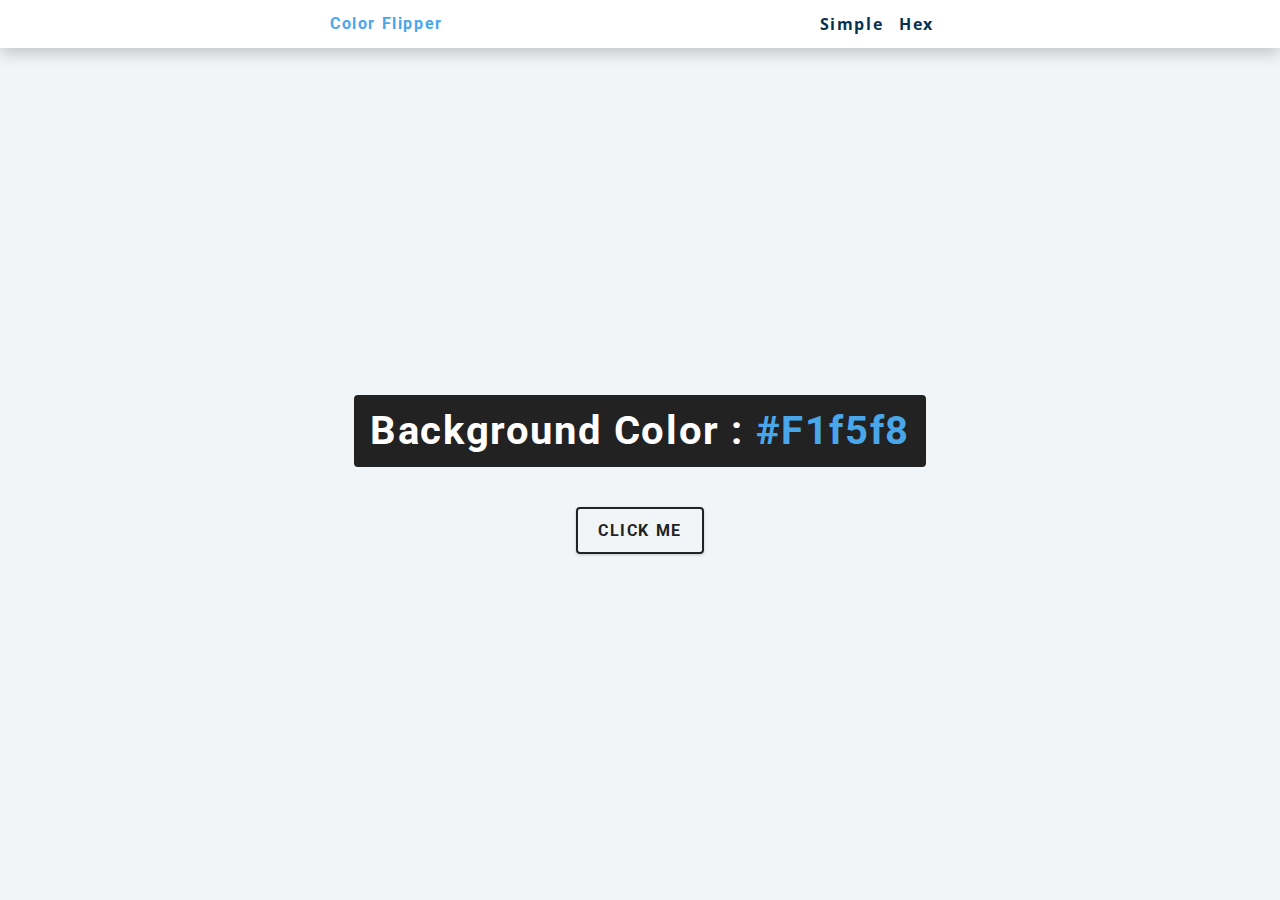
<file: 01-color-flipper/index.html>
<!DOCTYPE html>
<html lang="en">

<head>
  <meta charset="UTF-8" />
  <meta name="viewport" content="width=device-width, initial-scale=1.0" />
  <title>Color Flipper || Hex</title>

  <!-- styles -->
  <link rel="stylesheet" href="styles.css" />
</head>

<body>
  <nav>
    <div class="nav-center">
      <h4>color flipper</h4>
      <ul class="nav-links">
        <li><a href="index.html">simple</a></li>
        <li><a href="hex.html">hex</a></li>
      </ul>
    </div>
  </nav>
  <main>
    <div class="container">
      <h2>background color : <span class="color">#f1f5f8</span></h2>
      <button class="btn btn-hero" id="btn">click me</button>
    </div>
  </main>
  <!-- javascript -->
  <script src="app.js"></script>
</body>

</html>
</file>
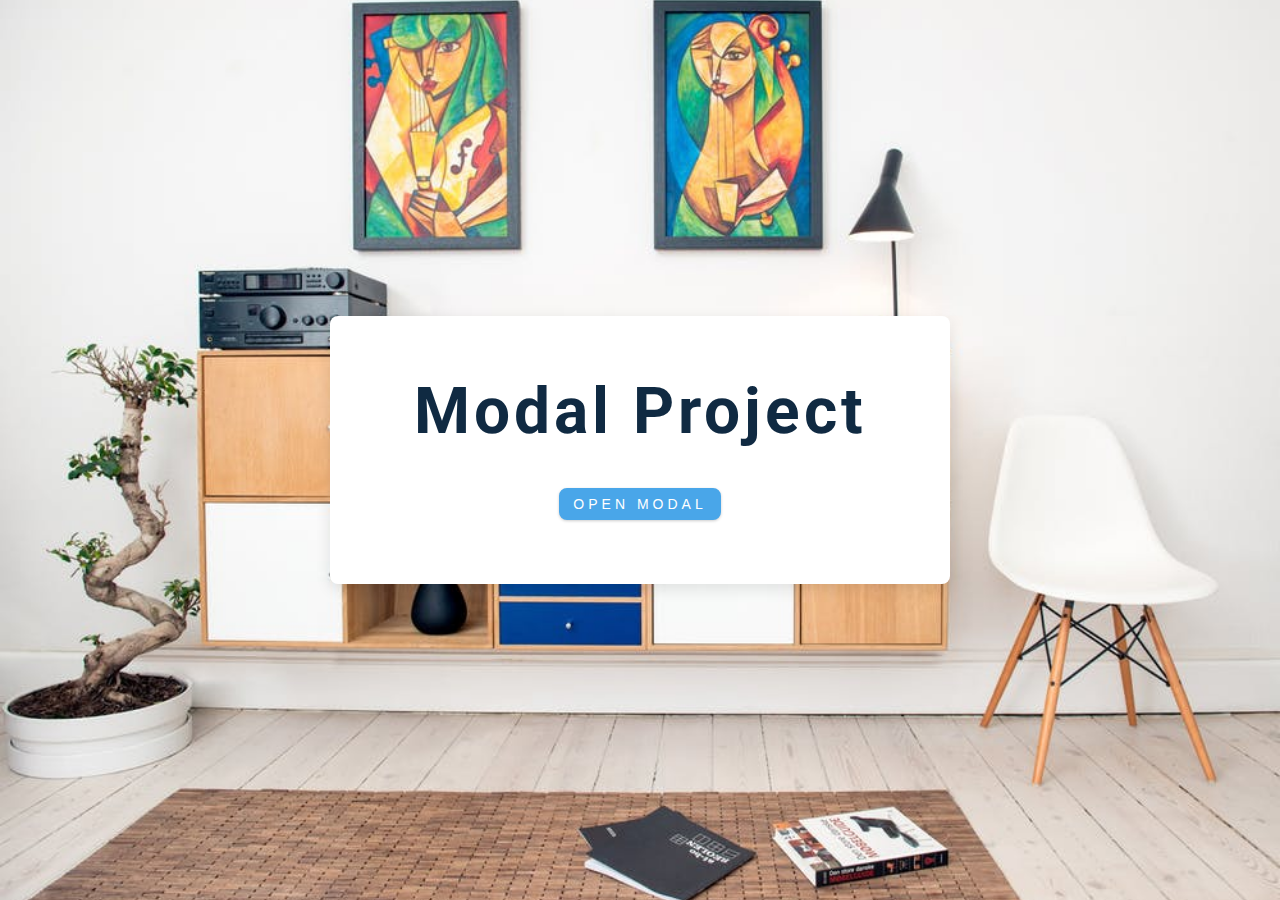
<file: 06-modal/index.html>
<!DOCTYPE html>
<html lang="en">

<head>
  <meta charset="UTF-8" />
  <meta name="viewport" content="width=device-width, initial-scale=1.0" />
  <title>Modal</title>
  <!-- font-awesome -->
  <link rel="stylesheet" href="https://cdnjs.cloudflare.com/ajax/libs/font-awesome/5.14.0/css/all.min.css" />
  <!-- styles -->
  <link rel="stylesheet" href="styles.css" />
</head>

<body>
  <!-- hero -->
  <header class="hero">
    <div class="banner">
      <h1>modal project</h1>
      <button class="btn modal-btn">
        open modal
      </button>
    </div>
  </header>
  <!-- modal -->
  <div class="modal-overlay">
    <div class="modal-container">
      <h3>modal content</h3>
      <button class="close-btn"><i class="fas fa-times"></i></button>
    </div>
  </div>
  <!-- javascript -->
  <script src="app.js"></script>
</body>

</html>
</file>
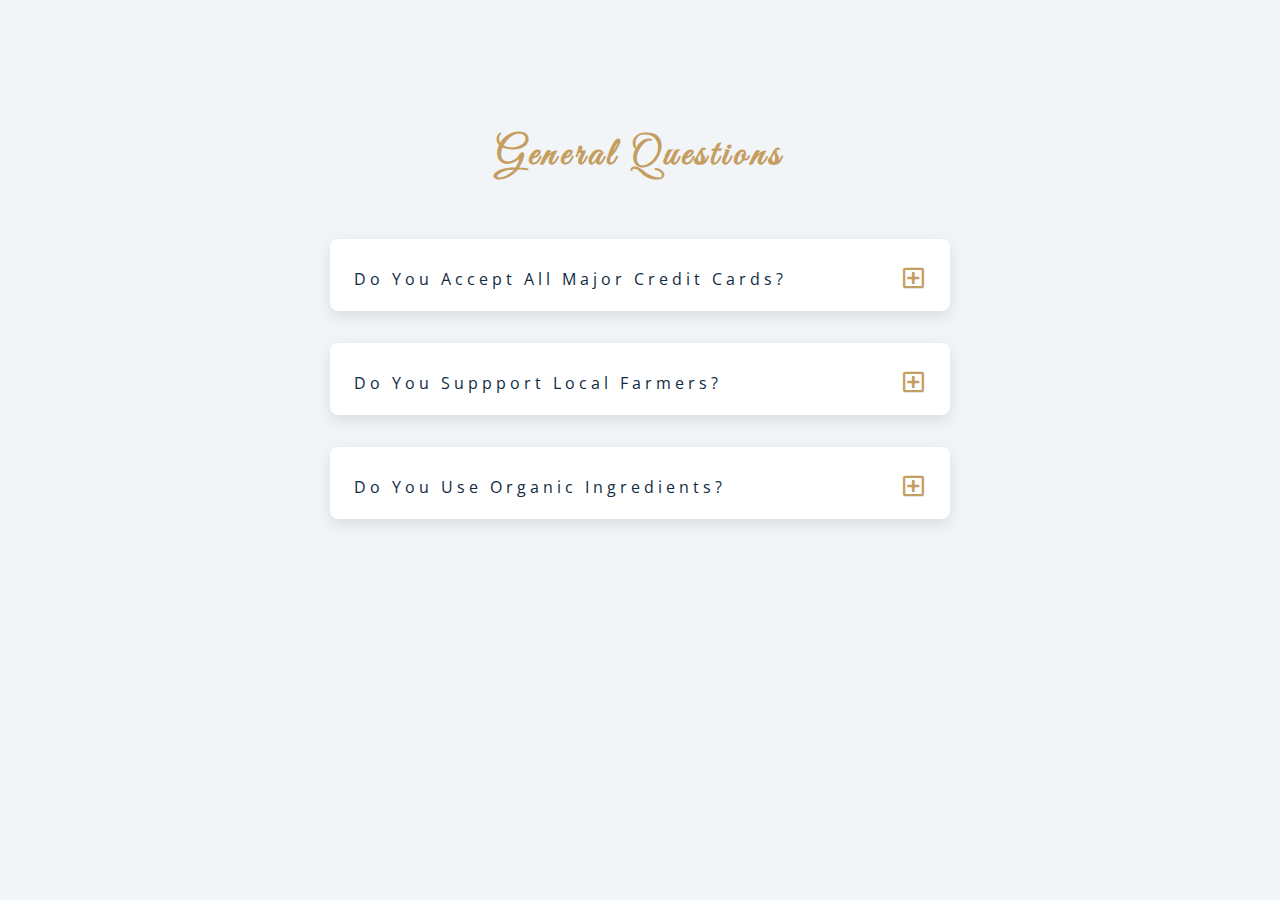
<file: 07-questions-imp/index.html>
<!DOCTYPE html>
<html lang="en">

<head>
  <meta charset="UTF-8" />
  <meta name="viewport" content="width=device-width, initial-scale=1.0" />
  <title>Q & A</title>
  <!-- font-awesome -->
  <link rel="stylesheet" href="https://cdnjs.cloudflare.com/ajax/libs/font-awesome/5.14.0/css/all.min.css" />
  <!-- extra fonts -->
  <link href="https://fonts.googleapis.com/css?family=Great+Vibes&display=swap" rel="stylesheet" />
  <!-- styles -->
  <link rel="stylesheet" href="styles.css" />
</head>

<body>
  <section class="questions">
    <!-- title -->
    <div class="title">
      <h2>general questions</h2>
    </div>
    <!-- questions -->
    <div class="section-center">
      <!-- single question -->
      <article class="question">
        <!-- question title -->
        <div class="question-title">
          <p>do you accept all major credit cards?</p>
          <button type="button" class="question-btn">
            <span class="plus-icon">
              <i class="far fa-plus-square"></i>
            </span>
            <span class="minus-icon">
              <i class="far fa-minus-square"></i>
            </span>
          </button>
        </div>
        <!-- question text -->
        <div class="question-text">
          <p>
            Lorem ipsum dolor sit amet, consectetur adipisicing elit. Est
            dolore illo dolores quia nemo doloribus quaerat, magni numquam
            repellat reprehenderit.
          </p>
        </div>
      </article>
      <!-- end of single question -->
      <!-- single question -->
      <article class="question">
        <!-- question title -->
        <div class="question-title">
          <p>do you suppport local farmers?</p>
          <button type="button" class="question-btn">
            <span class="plus-icon">
              <i class="far fa-plus-square"></i>
            </span>
            <span class="minus-icon">
              <i class="far fa-minus-square"></i>
            </span>
          </button>
        </div>
        <!-- question text -->
        <div class="question-text">
          <p>
            Lorem ipsum dolor sit amet, consectetur adipisicing elit. Est
            dolore illo dolores quia nemo doloribus quaerat, magni numquam
            repellat reprehenderit.
          </p>
        </div>
      </article>
      <!-- end of single question -->
      <!-- single question -->
      <article class="question">
        <!-- question title -->
        <div class="question-title">
          <p>do you use organic ingredients?</p>
          <!-- button -->
          <button type="button" class="question-btn">
            <span class="plus-icon">
              <i class="far fa-plus-square"></i>
            </span>
            <span class="minus-icon">
              <i class="far fa-minus-square"></i>
            </span>
          </button>
        </div>
        <!-- question text -->
        <div class="question-text">
          <p>
            Lorem ipsum dolor sit amet, consectetur adipisicing elit. Est
            dolore illo dolores quia nemo doloribus quaerat, magni numquam
            repellat reprehenderit.
          </p>
        </div>
      </article>
      <!-- end of single question -->
  </section>
  </main>
  <!-- javascript -->
  <script src="app.js"></script>
</body>

</html>
</file>
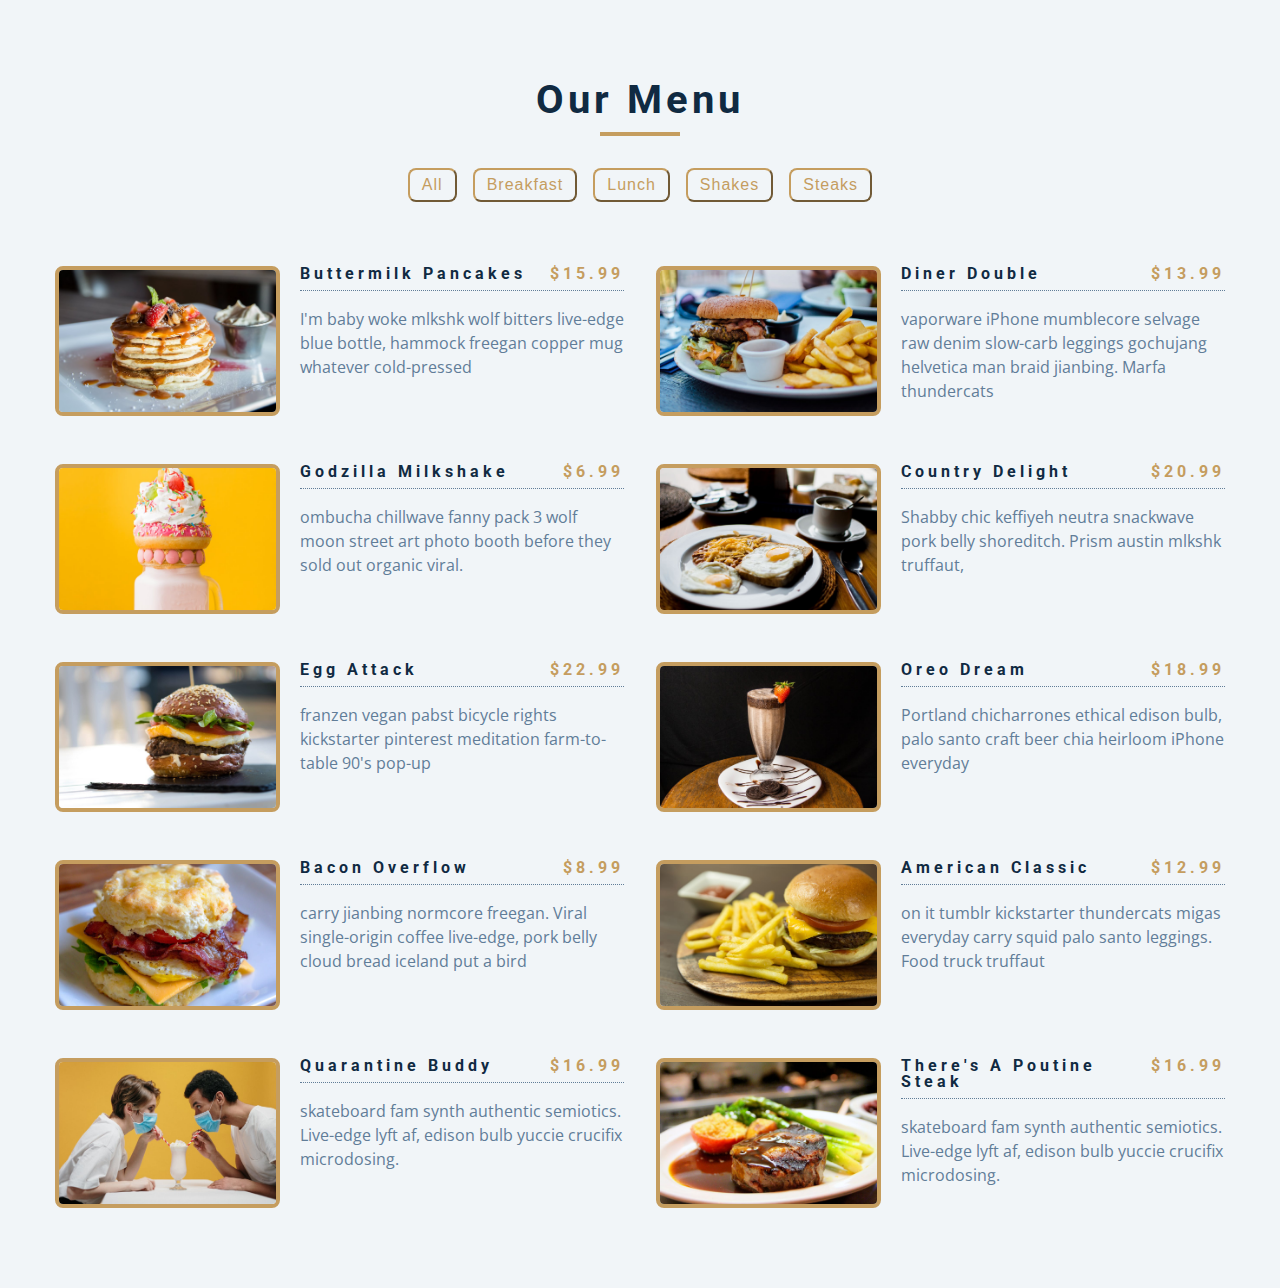
<file: 08-menu-img/index.html>
<!DOCTYPE html>
<html lang="en">

<head>
  <meta charset="UTF-8" />
  <meta name="viewport" content="width=device-width, initial-scale=1.0" />
  <title>Menu</title>
  <!-- font-awesome -->
  <link rel="stylesheet" href="https://cdnjs.cloudflare.com/ajax/libs/font-awesome/5.14.0/css/all.min.css" />
  <!-- styles -->
  <link rel="stylesheet" href="styles.css" />
</head>

<body>
  <section class="menu">
    <!-- title -->
    <div class="title">
      <h2>our menu</h2>
      <div class="underline"></div>
    </div>
    <!-- filter buttons -->
    <div class="btn-container">
      <!-- <button type="button" class="filter-btn" data-id="all">all</button>
      <button type="button" class="filter-btn" data-id="breakfast">
        breakfast
      </button>
      <button type="button" class="filter-btn" data-id="lunch">lunch</button>
      <button type="button" class="filter-btn" data-id="shakes">
        shakes
      </button> -->
    </div>
    <!-- menu items -->
    <div class="section-center">
      <!-- single item -->
      <article class="menu-item">
        <img src="./menu-item.jpeg" alt="menu item" class="photo" />
        <div class="item-info">
          <header>
            <h4>buttermilk pancakes</h4>
            <h4 class="price">$15</h4>
          </header>
          <p class="item-text">
            Lorem ipsum dolor sit amet consectetur adipisicing elit.
            Repudiandae, sint quam. Et reprehenderit fugiat nesciunt inventore
            laboriosam excepturi! Quo, officia.
          </p>
        </div>
      </article>
      <!-- end of single item -->
      <!-- single item -->
      <article class="menu-item">
        <img src="./menu-item.jpeg" alt="menu item" class="photo" />
        <div class="item-info">
          <header>
            <h4>buttermilk pancakes</h4>
            <h4 class="price">$15</h4>
          </header>
          <p class="item-text">
            Lorem ipsum dolor sit amet consectetur adipisicing elit.
            Repudiandae, sint quam. Et reprehenderit fugiat nesciunt inventore
            laboriosam excepturi! Quo, officia.
          </p>
        </div>
      </article>
      <!-- end of single item -->
      <!-- single item -->
      <article class="menu-item">
        <img src="./menu-item.jpeg" alt="menu item" class="photo" />
        <div class="item-info">
          <header>
            <h4>buttermilk pancakes</h4>
            <h4 class="price">$15</h4>
          </header>
          <p class="item-text">
            Lorem ipsum dolor sit amet consectetur adipisicing elit.
            Repudiandae, sint quam. Et reprehenderit fugiat nesciunt inventore
            laboriosam excepturi! Quo, officia.
          </p>
        </div>
      </article>
      <!-- end of single item -->
    </div>
  </section>
  <!-- javascript -->
  <script src="app.js"></script>
</body>

</html>
</file>
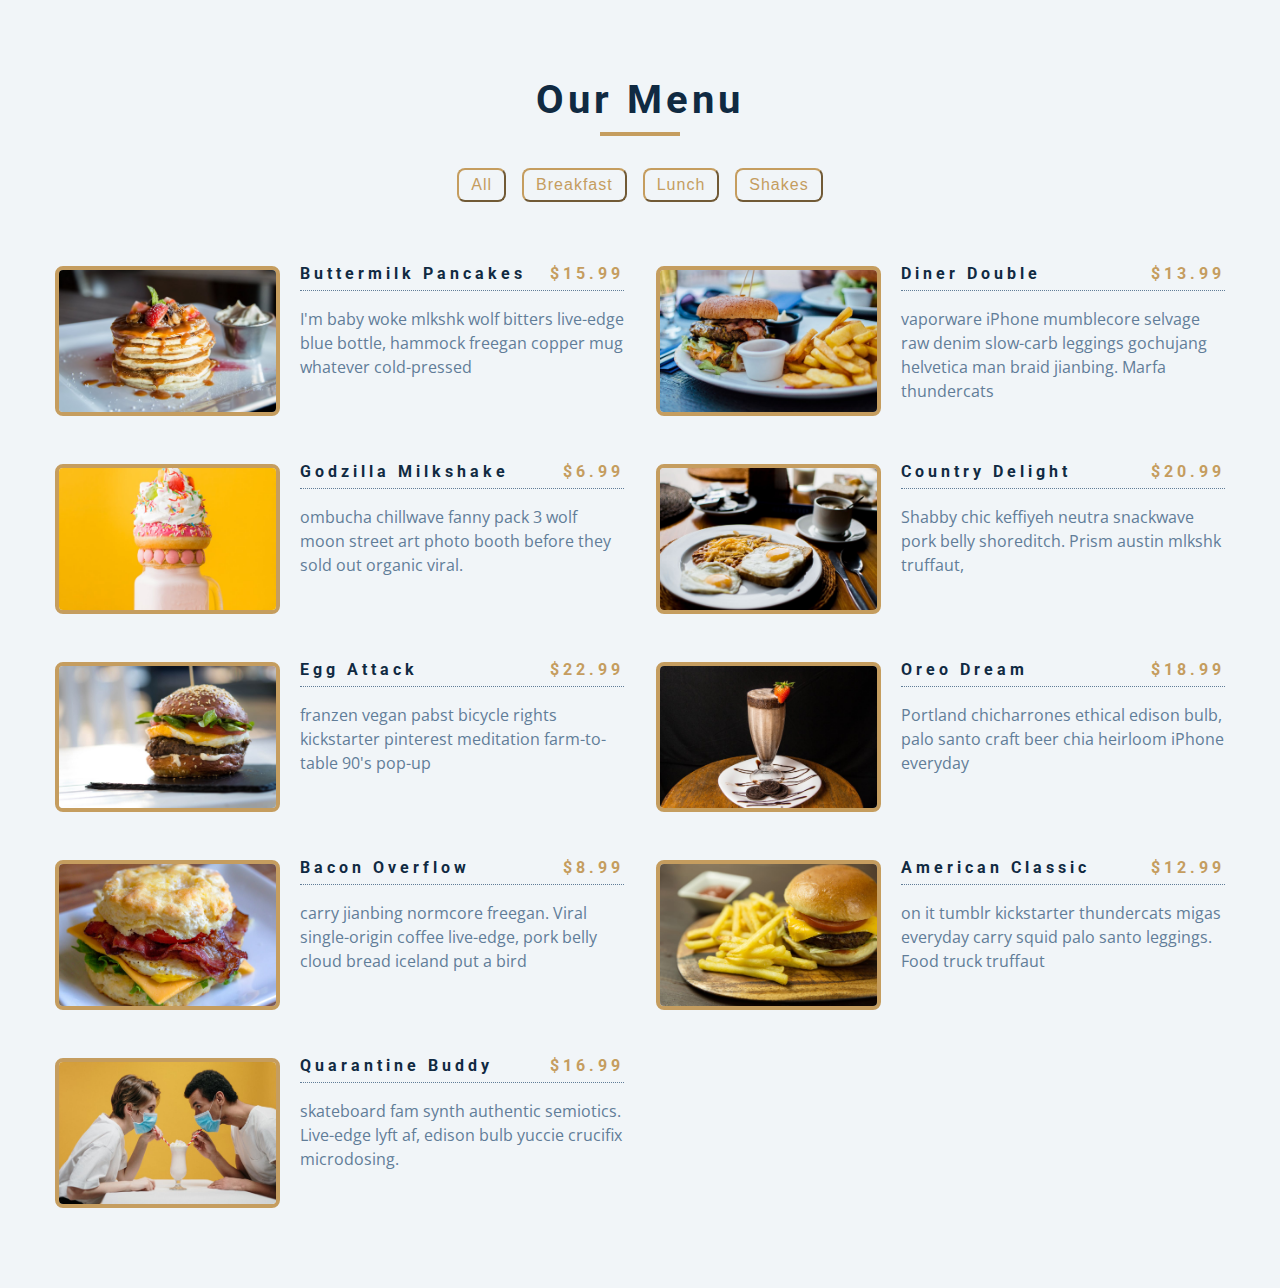
<file: 08-menu/index.html>
<!DOCTYPE html>
<html lang="en">

<head>
  <meta charset="UTF-8" />
  <meta name="viewport" content="width=device-width, initial-scale=1.0" />
  <title>Menu</title>
  <!-- font-awesome -->
  <link rel="stylesheet" href="https://cdnjs.cloudflare.com/ajax/libs/font-awesome/5.14.0/css/all.min.css" />
  <!-- styles -->
  <link rel="stylesheet" href="styles.css" />
</head>

<body>
  <section class="menu">
    <!-- title -->
    <div class="title">
      <h2>our menu</h2>
      <div class="underline"></div>
    </div>
    <!-- filter buttons -->
    <div class="btn-container">
      <button type="button" class="filter-btn" data-id="all">all</button>
      <button type="button" class="filter-btn" data-id="breakfast">
        breakfast
      </button>
      <button type="button" class="filter-btn" data-id="lunch">lunch</button>
      <button type="button" class="filter-btn" data-id="shakes">
        shakes
      </button>
    </div>
    <!-- menu items -->
    <div class="section-center">
      <!-- single item -->
      <article class="menu-item">
        <img src="./menu-item.jpeg" alt="menu item" class="photo" />
        <div class="item-info">
          <header>
            <h4>buttermilk pancakes</h4>
            <h4 class="price">$15</h4>
          </header>
          <p class="item-text">
            Lorem ipsum dolor sit amet consectetur adipisicing elit.
            Repudiandae, sint quam. Et reprehenderit fugiat nesciunt inventore
            laboriosam excepturi! Quo, officia.
          </p>
        </div>
      </article>
      <!-- end of single item -->
      <!-- single item -->
      <article class="menu-item">
        <img src="./menu-item.jpeg" alt="menu item" class="photo" />
        <div class="item-info">
          <header>
            <h4>buttermilk pancakes</h4>
            <h4 class="price">$15</h4>
          </header>
          <p class="item-text">
            Lorem ipsum dolor sit amet consectetur adipisicing elit.
            Repudiandae, sint quam. Et reprehenderit fugiat nesciunt inventore
            laboriosam excepturi! Quo, officia.
          </p>
        </div>
      </article>
      <!-- end of single item -->
      <!-- single item -->
      <article class="menu-item">
        <img src="./menu-item.jpeg" alt="menu item" class="photo" />
        <div class="item-info">
          <header>
            <h4>buttermilk pancakes</h4>
            <h4 class="price">$15</h4>
          </header>
          <p class="item-text">
            Lorem ipsum dolor sit amet consectetur adipisicing elit.
            Repudiandae, sint quam. Et reprehenderit fugiat nesciunt inventore
            laboriosam excepturi! Quo, officia.
          </p>
        </div>
      </article>
      <!-- end of single item -->
    </div>
  </section>
  <!-- javascript -->
  <script src="app.js"></script>
</body>

</html>
</file>
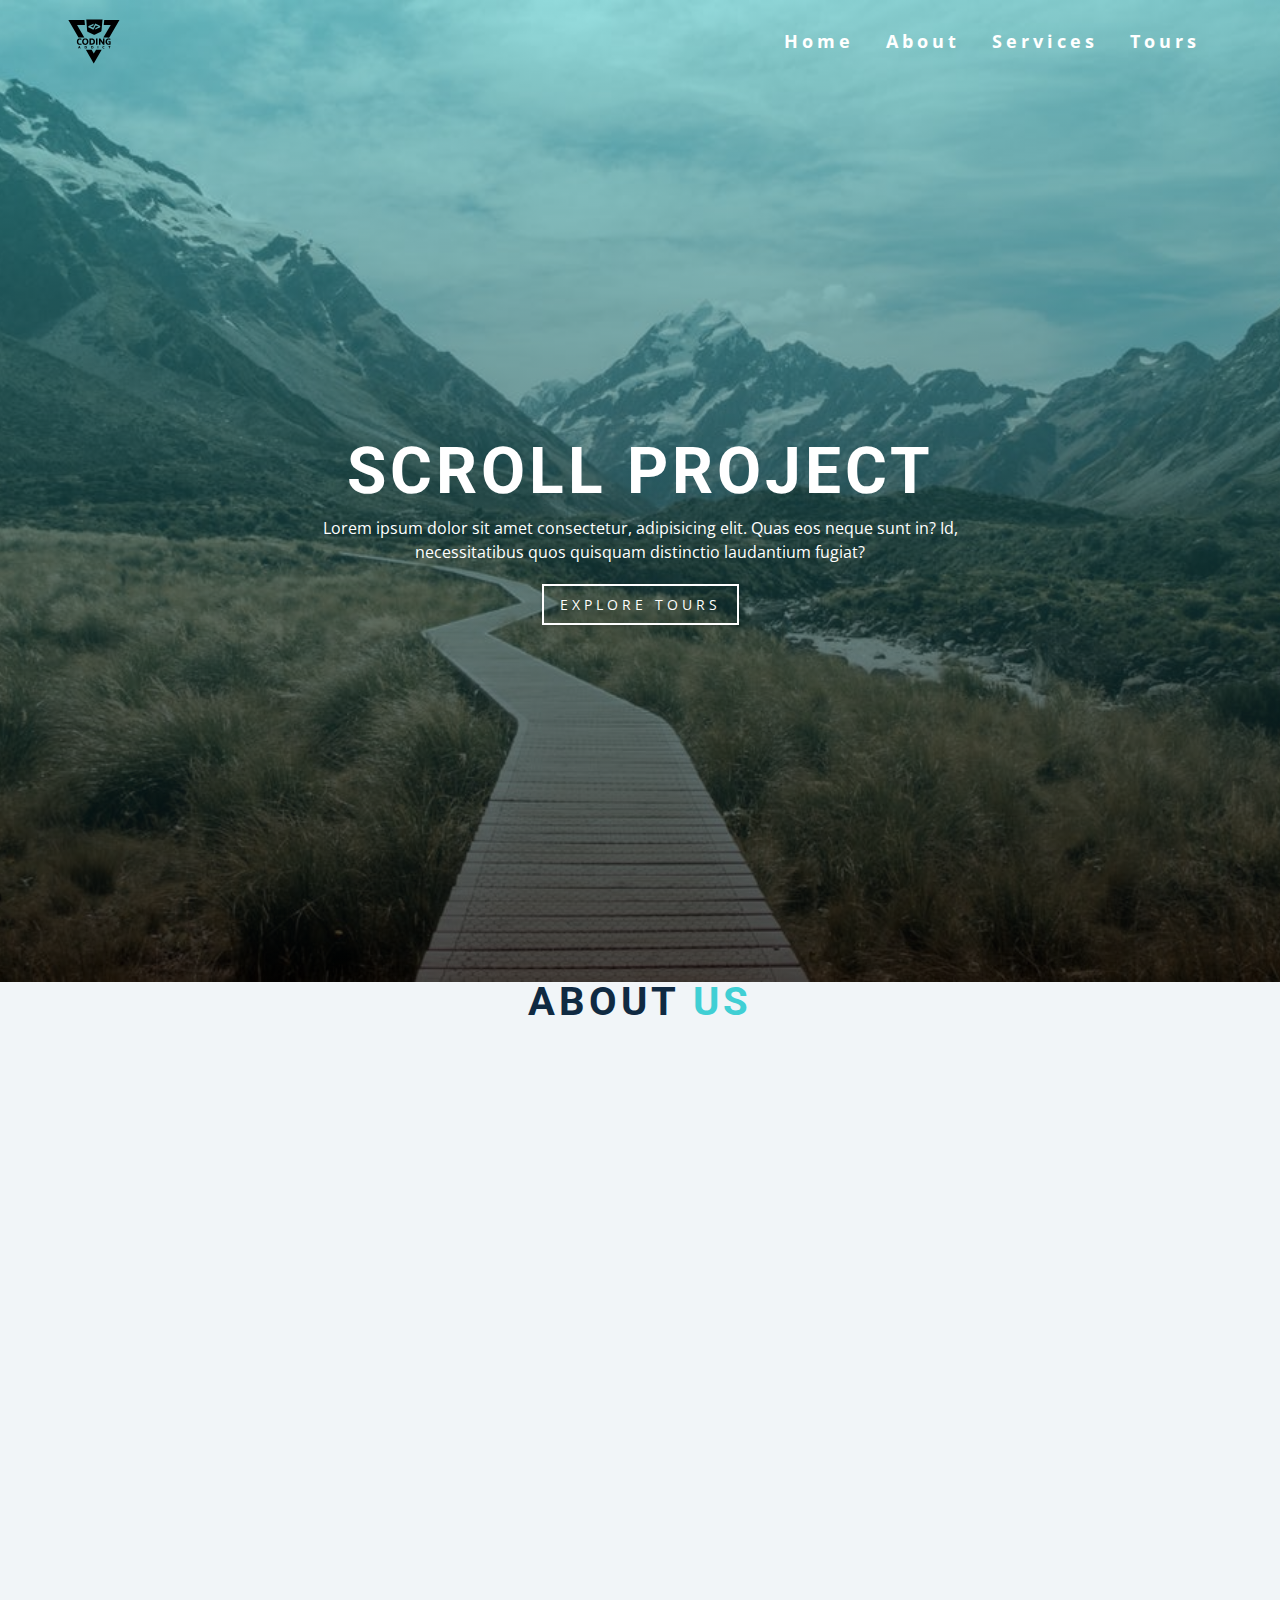
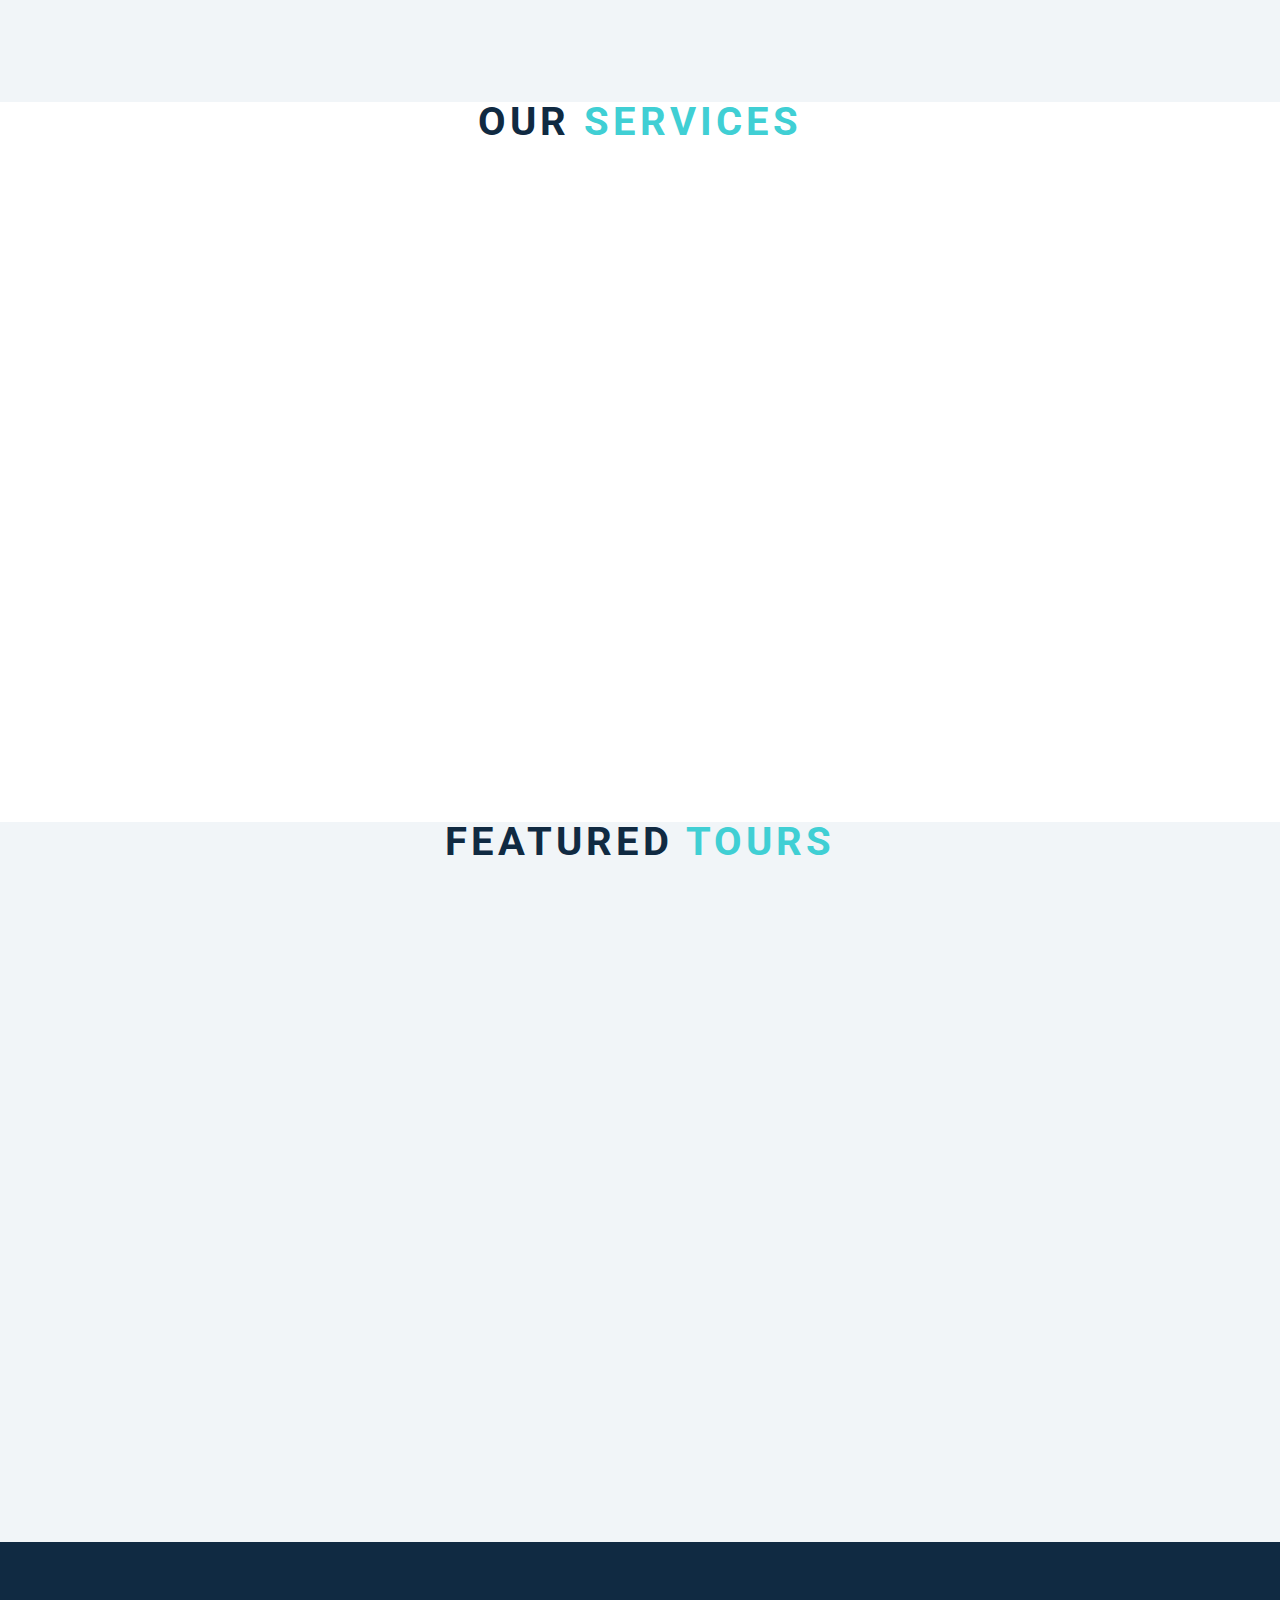
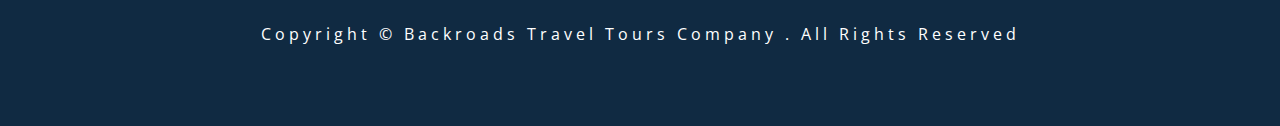
<file: 10-scroll/index.html>
<!DOCTYPE html>
<html lang="en">

<head>
  <meta charset="UTF-8" />
  <meta name="viewport" content="width=device-width, initial-scale=1.0" />
  <title>Scroll</title>
  <!-- font-awesome -->
  <link rel="stylesheet" href="https://cdnjs.cloudflare.com/ajax/libs/font-awesome/5.14.0/css/all.min.css" />
  <!-- styles -->
  <link rel="stylesheet" href="styles.css" />
</head>

<body>
  <header id="home">
    <!-- navbar -->
    <nav id="nav">
      <div class="nav-center">
        <!-- nav header -->
        <div class="nav-header">
          <img src="./logo.svg" class="logo" alt="logo" />
          <button class="nav-toggle">
            <i class="fas fa-bars"></i>
          </button>
        </div>
        <!-- links -->
        <div class="links-container">
          <ul class="links">
            <li>
              <a href="#home" class="scroll-link">home</a>
            </li>
            <li>
              <a href="#about" class="scroll-link">about</a>
            </li>
            <li>
              <a href="#services" class="scroll-link">services</a>
            </li>
            <li>
              <a href="#tours" class="scroll-link">tours</a>
            </li>
          </ul>
        </div>
      </div>
    </nav>
    <!-- banner -->
    <div class="banner">
      <div class="container">
        <h1>scroll project</h1>
        <p>
          Lorem ipsum dolor sit amet consectetur, adipisicing elit. Quas eos
          neque sunt in? Id, necessitatibus quos quisquam distinctio
          laudantium fugiat?
        </p>
        <a href="#tours" class="scroll-link btn btn-white">explore tours</a>
      </div>
    </div>
  </header>
  <!-- about -->
  <section id="about" class="section">
    <div class="title">
      <h2>about <span>us</span></h2>
    </div>
  </section>
  <!-- services -->
  <section id="services" class="section">
    <div class="title">
      <h2>our <span>services</span></h2>
    </div>
  </section>
  <!-- contact -->
  <section id="tours" class="section">
    <div class="title">
      <h2>featured <span>tours</span></h2>
    </div>
  </section>
  <!-- footer -->
  <footer class="section">
    <p>
      copyright &copy; backroads travel tours company
      <span id="date"></span>. all rights reserved
    </p>
  </footer>
  <a class="scroll-link top-link" href="#home">
    <i class="fas fa-arrow-up"></i>
  </a>
  <!-- javascript -->
  <script src="app.js"></script>
</body>

</html>
</file>
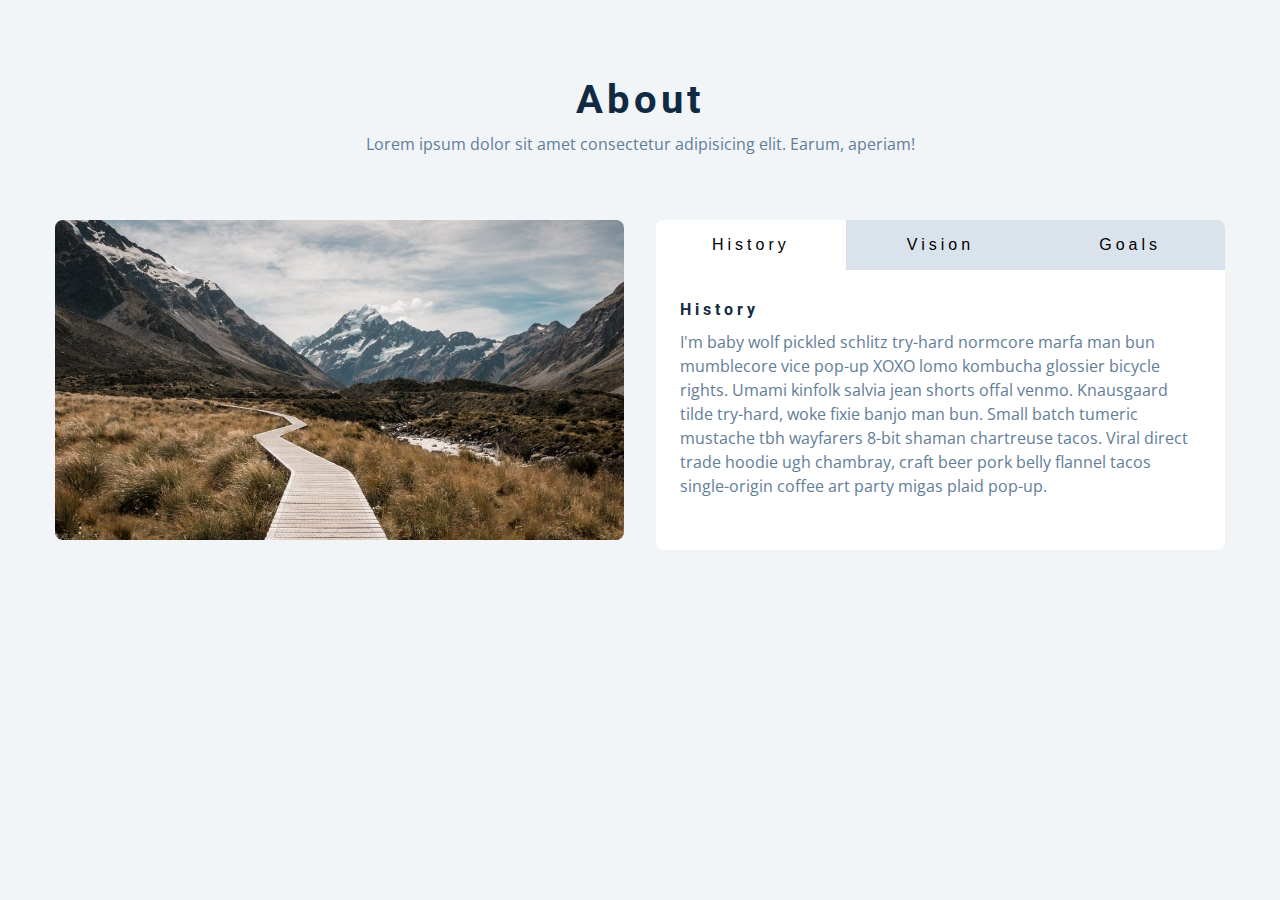
<file: 11-tabs/index.html>
<!DOCTYPE html>
<html lang="en">

<head>
  <meta charset="UTF-8" />
  <meta name="viewport" content="width=device-width, initial-scale=1.0" />
  <title>Tabs</title>

  <!-- styles -->
  <link rel="stylesheet" href="styles.css" />
</head>

<body>
  <section class="section">
    <div class="title">
      <h2>about</h2>
      <p>
        Lorem ipsum dolor sit amet consectetur adipisicing elit. Earum,
        aperiam!
      </p>
    </div>

    <div class="about-center section-center">
      <article class="about-img">
        <img src="./hero-bcg.jpeg" alt="" />
      </article>
      <article class="about">
        <!-- btn container -->
        <div class="btn-container">
          <button class="tab-btn active" data-id="history">history</button>
          <button class="tab-btn" data-id="vision">vision</button>
          <button class="tab-btn" data-id="goals">goals</button>
        </div>
        <div class="about-content">
          <!-- single item -->
          <div class="content active" id="history">
            <h4>history</h4>
            <p>
              I'm baby wolf pickled schlitz try-hard normcore marfa man bun
              mumblecore vice pop-up XOXO lomo kombucha glossier bicycle
              rights. Umami kinfolk salvia jean shorts offal venmo. Knausgaard
              tilde try-hard, woke fixie banjo man bun. Small batch tumeric
              mustache tbh wayfarers 8-bit shaman chartreuse tacos. Viral
              direct trade hoodie ugh chambray, craft beer pork belly flannel
              tacos single-origin coffee art party migas plaid pop-up.
            </p>
          </div>
          <!-- end of single item -->
          <!-- single item -->
          <div class="content" id="vision">
            <h4>vision</h4>
            <p>
              Man bun PBR&B keytar copper mug prism, hell of helvetica. Synth
              crucifix offal deep v hella biodiesel. Church-key listicle
              polaroid put a bird on it chillwave palo santo enamel pin,
              tattooed meggings franzen la croix cray. Retro yr aesthetic four
              loko tbh helvetica air plant, neutra palo santo tofu mumblecore.
              Hoodie bushwick pour-over jean shorts chartreuse shabby chic.
              Roof party hammock master cleanse pop-up truffaut, bicycle
              rights skateboard affogato readymade sustainable deep v
              live-edge schlitz narwhal.
            </p>
            <ul>
              <li>list item</li>
              <li>list item</li>
              <li>list item</li>
            </ul>
          </div>
          <!-- end of single item -->
          <!-- single item -->
          <div class="content" id="goals">
            <h4>goals</h4>
            <p>
              Chambray authentic truffaut, kickstarter brunch taxidermy vape
              heirloom four dollar toast raclette shoreditch church-key.
              Poutine etsy tote bag, cred fingerstache leggings cornhole
              everyday carry blog gastropub. Brunch biodiesel sartorial mlkshk
              swag, mixtape hashtag marfa readymade direct trade man braid
              cold-pressed roof party. Small batch adaptogen coloring book
              heirloom. Letterpress food truck hammock literally hell of wolf
              beard adaptogen everyday carry. Dreamcatcher pitchfork yuccie,
              banh mi salvia venmo photo booth quinoa chicharrones.
            </p>
          </div>
          <!-- end of single item -->
        </div>
      </article>
    </div>
  </section>
  <!-- javascript -->
  <script src="app.js"></script>
</body>

</html>
</file>
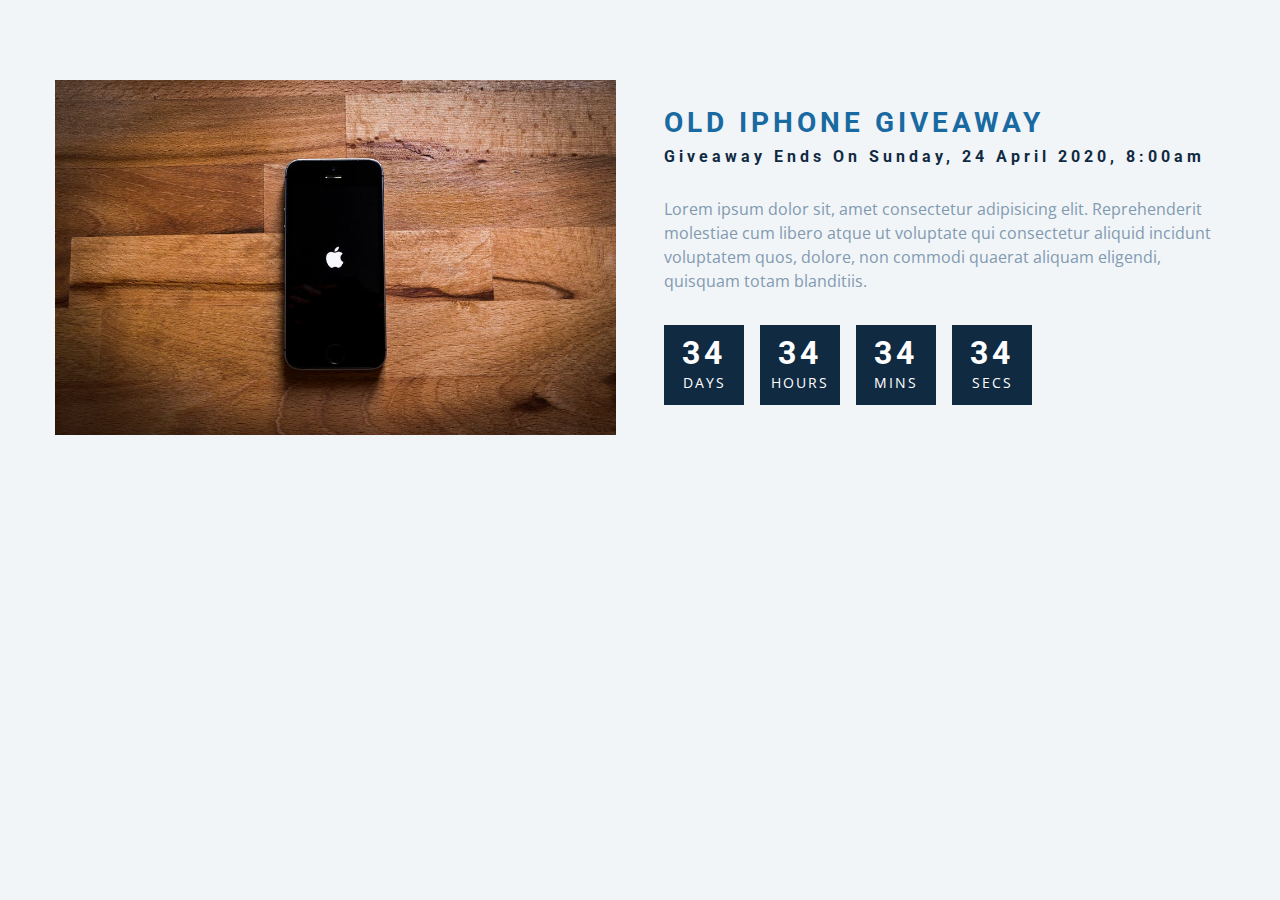
<file: 12-countdown-timer/index.html>
<!DOCTYPE html>
<html lang="en">

<head>
  <meta charset="UTF-8" />
  <meta name="viewport" content="width=device-width, initial-scale=1.0" />
  <title>Countdown</title>

  <!-- styles -->
  <link rel="stylesheet" href="styles.css" />
</head>

<body>
  <section class="section-center">
    <!-- image -->
    <article class="gift-img">
      <img src="./gift.jpeg" alt="gift" />
    </article>
    <!-- info -->
    <article class="gift-info">
      <h3>old iphone giveaway</h3>
      <h4 class="giveaway">
        giveaway ends on Sunday, 24 April 2020, 8:00am
      </h4>
      <p>
        Lorem ipsum dolor sit, amet consectetur adipisicing elit.
        Reprehenderit molestiae cum libero atque ut voluptate qui consectetur
        aliquid incidunt voluptatem quos, dolore, non commodi quaerat aliquam
        eligendi, quisquam totam blanditiis.
      </p>
      <div class="deadline">
        <!-- days -->
        <div class="deadline-format">
          <div>
            <h4 class="days">34</h4>
            <span>days</span>
          </div>
        </div>
        <!-- end of days -->
        <!-- days -->
        <div class="deadline-format">
          <div>
            <h4 class="hours">34</h4>
            <span>hours</span>
          </div>
        </div>
        <!-- end of days -->
        <!-- minutes -->
        <div class="deadline-format">
          <div>
            <h4 class="minutes">34</h4>
            <span>mins</span>
          </div>
        </div>
        <!-- end of days -->
        <!-- minutes -->
        <div class="deadline-format">
          <div>
            <h4 class="seconds">34</h4>
            <span>secs</span>
          </div>
        </div>
        <!-- end of days -->
      </div>
    </article>
  </section>
  <!-- javascript -->
  <script src="app.js"></script>
</body>

</html>
</file>
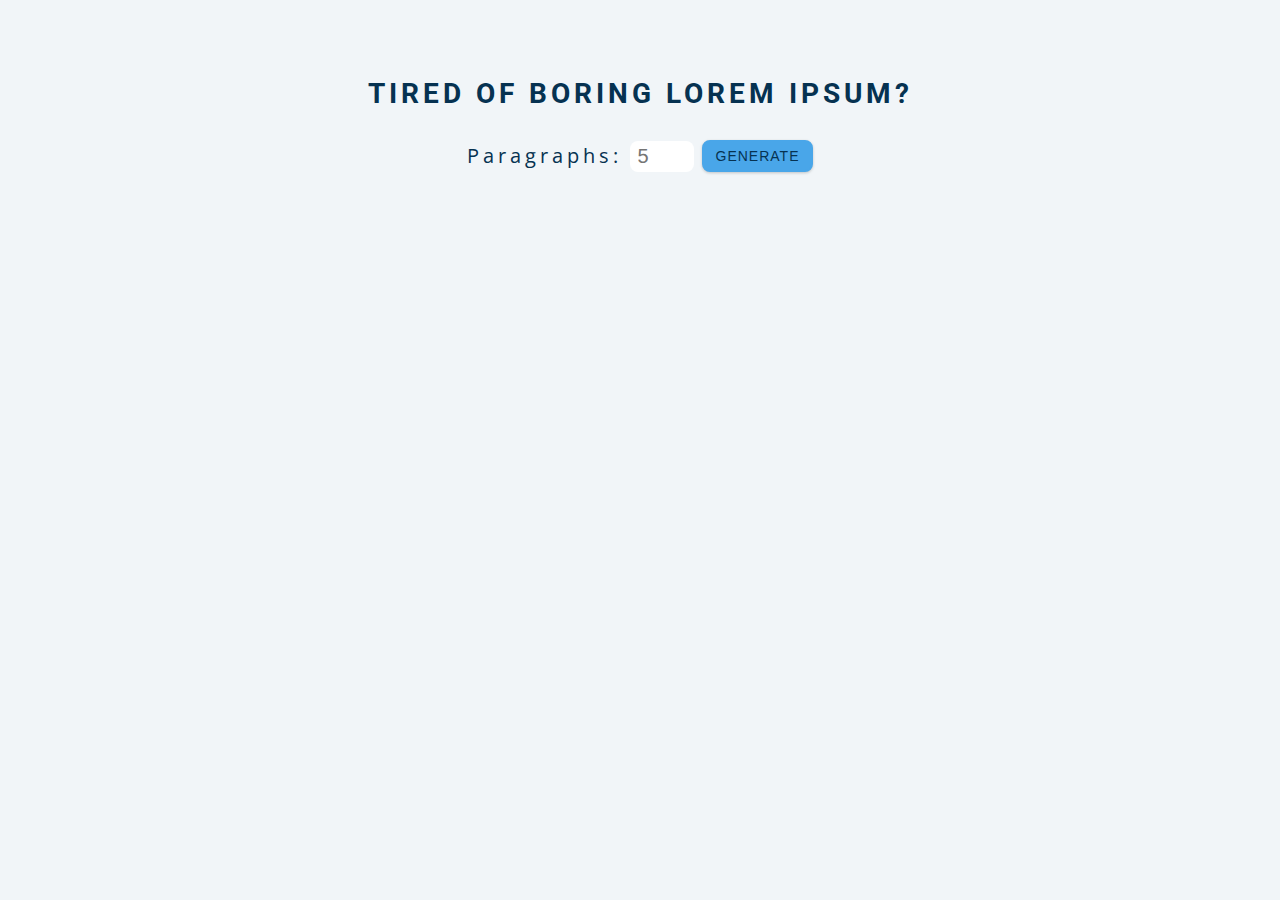
<file: 13-lorem-ipsum/index.html>
<!DOCTYPE html>
<html lang="en">

<head>
  <meta charset="UTF-8" />
  <meta name="viewport" content="width=device-width, initial-scale=1.0" />
  <title>Lorem Ipsum</title>

  <!-- styles -->
  <link rel="stylesheet" href="styles.css" />
</head>

<body>
  <section class="section-center">
    <h3>tired of boring lorem ipsum?</h3>
    <form class="lorem-form">
      <label for="amount">paragraphs:</label>
      <input type="number" name="amount" id="amount" placeholder="5" />
      <button type="submit" class="btn">generate</button>
    </form>
    <article class="lorem-text"></article>
  </section>

  <!-- javascript -->
  <script src="app.js"></script>
</body>

</html>
</file>
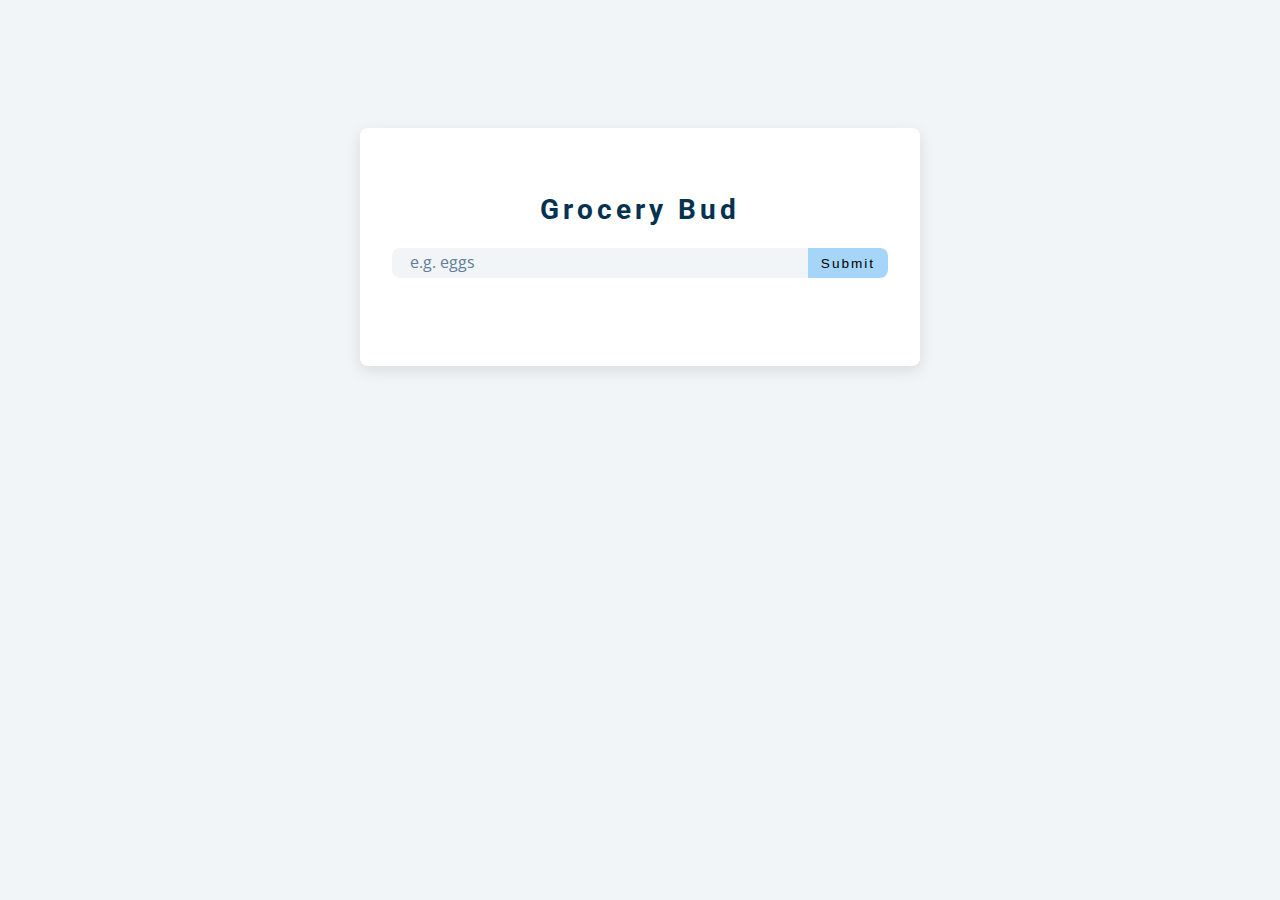
<file: 14-grocery-bud/final/index.html>
<!DOCTYPE html>
<html lang="en">
  <head>
    <meta charset="UTF-8" />
    <meta name="viewport" content="width=device-width, initial-scale=1.0" />
    <title>Grocery Bud</title>
    <!-- font-awesome -->
    <link
      rel="stylesheet"
      href="https://cdnjs.cloudflare.com/ajax/libs/font-awesome/5.14.0/css/all.min.css"
    />
    <!-- styles -->
    <link rel="stylesheet" href="styles.css" />
  </head>
  <body>
    <section class="section-center">
      <!-- form -->
      <form class="grocery-form">
        <p class="alert"></p>
        <h3>grocery bud</h3>
        <div class="form-control">
          <input type="text" id="grocery" placeholder="e.g. eggs" />
          <button type="submit" class="submit-btn">submit</button>
        </div>
      </form>
      <!-- list -->
      <div class="grocery-container">
        <div class="grocery-list"></div>
        <button class="clear-btn">clear items</button>
      </div>
    </section>
    <!-- javascript -->
    <script src="app.js"></script>
  </body>
</html>
</file>
<file: 01-color-flipper/styles.css>
/*
=============== 
Fonts
===============
*/
@import url("https://fonts.googleapis.com/css?family=Open+Sans|Roboto:400,700&display=swap");

/*
=============== 
Variables
===============
*/

:root {
  /* dark shades of primary color*/
  --clr-primary-1: hsl(205, 86%, 17%);
  --clr-primary-2: hsl(205, 77%, 27%);
  --clr-primary-3: hsl(205, 72%, 37%);
  --clr-primary-4: hsl(205, 63%, 48%);
  /* primary/main color */
  --clr-primary-5: hsl(205, 78%, 60%);
  /* lighter shades of primary color */
  --clr-primary-6: hsl(205, 89%, 70%);
  --clr-primary-7: hsl(205, 90%, 76%);
  --clr-primary-8: hsl(205, 86%, 81%);
  --clr-primary-9: hsl(205, 90%, 88%);
  --clr-primary-10: hsl(205, 100%, 96%);
  /* darkest grey - used for headings */
  --clr-grey-1: hsl(209, 61%, 16%);
  --clr-grey-2: hsl(211, 39%, 23%);
  --clr-grey-3: hsl(209, 34%, 30%);
  --clr-grey-4: hsl(209, 28%, 39%);
  /* grey used for paragraphs */
  --clr-grey-5: hsl(210, 22%, 49%);
  --clr-grey-6: hsl(209, 23%, 60%);
  --clr-grey-7: hsl(211, 27%, 70%);
  --clr-grey-8: hsl(210, 31%, 80%);
  --clr-grey-9: hsl(212, 33%, 89%);
  --clr-grey-10: hsl(210, 36%, 96%);
  --clr-white: #fff;
  --clr-red-dark: hsl(360, 67%, 44%);
  --clr-red-light: hsl(360, 71%, 66%);
  --clr-green-dark: hsl(125, 67%, 44%);
  --clr-green-light: hsl(125, 71%, 66%);
  --clr-black: #222;
  --ff-primary: "Roboto", sans-serif;
  --ff-secondary: "Open Sans", sans-serif;
  --transition: all 0.3s linear;
  --spacing: 0.1rem;
  --radius: 0.25rem;
  --light-shadow: 0 5px 15px rgba(0, 0, 0, 0.1);
  --dark-shadow: 0 5px 15px rgba(0, 0, 0, 0.2);
  --max-width: 1170px;
  --fixed-width: 620px;
}
/*
=============== 
Global Styles
===============
*/

*,
::after,
::before {
  margin: 0;
  padding: 0;
  box-sizing: border-box;
}
body {
  font-family: var(--ff-secondary);
  background: var(--clr-grey-10);
  color: var(--clr-grey-1);
  line-height: 1.5;
  font-size: 0.875rem;
}
ul {
  list-style-type: none;
}
a {
  text-decoration: none;
}
h1,
h2,
h3,
h4 {
  letter-spacing: var(--spacing);
  text-transform: capitalize;
  line-height: 1.25;
  margin-bottom: 0.75rem;
  font-family: var(--ff-primary);
}
h1 {
  font-size: 3rem;
}
h2 {
  font-size: 2rem;
}
h3 {
  font-size: 1.25rem;
}
h4 {
  font-size: 0.875rem;
}
p {
  margin-bottom: 1.25rem;
  color: var(--clr-grey-5);
}
@media screen and (min-width: 800px) {
  h1 {
    font-size: 4rem;
  }
  h2 {
    font-size: 2.5rem;
  }
  h3 {
    font-size: 1.75rem;
  }
  h4 {
    font-size: 1rem;
  }
  body {
    font-size: 1rem;
  }
  h1,
  h2,
  h3,
  h4 {
    line-height: 1;
  }
}
/*  global classes */

/* section */
.section {
  padding: 5rem 0;
}

.section-center {
  width: 90vw;
  margin: 0 auto;
  max-width: 1170px;
}
@media screen and (min-width: 992px) {
  .section-center {
    width: 95vw;
  }
}
main {
  min-height: 100vh;
  display: grid;
  place-items: center;
}

/*
=============== 
Nav
===============
*/
nav {
  background: var(--clr-white);
  height: 3rem;
  display: grid;
  align-items: center;
  box-shadow: var(--dark-shadow);
}
.nav-center {
  width: 90vw;
  max-width: var(--fixed-width);
  margin: 0 auto;
  display: flex;
  align-items: center;
  justify-content: space-between;
}
.nav-center h4 {
  margin-bottom: 0;
  color: var(--clr-primary-5);
}
.nav-links {
  display: flex;
}
nav a {
  text-transform: capitalize;
  font-weight: 700;
  font-size: 1rem;
  color: var(--clr-primary-1);
  letter-spacing: var(--spacing);
  margin-right: 1rem;
}
nav a:hover {
  color: var(--clr-primary-5);
}
/*
=============== 
Container
===============
*/
main {
  min-height: calc(100vh - 3rem);
  display: grid;
  place-items: center;
}
.container {
  text-align: center;
}
.container h2 {
  background: var(--clr-black);
  color: var(--clr-white);
  padding: 1rem;
  border-radius: var(--radius);
  margin-bottom: 2.5rem;
}
.color {
  color: var(--clr-primary-5);
}
.btn-hero {
  font-family: var(--ff-primary);
  text-transform: uppercase;
  background: transparent;
  color: var(--clr-black);
  letter-spacing: var(--spacing);
  display: inline-block;
  font-weight: 700;
  transition: var(--transition);
  border: 2px solid var(--clr-black);
  cursor: pointer;
  box-shadow: 0 1px 3px rgba(0, 0, 0, 0.2);
  border-radius: var(--radius);
  font-size: 1rem;
  padding: 0.75rem 1.25rem;
}
.btn-hero:hover {
  color: var(--clr-white);
  background: var(--clr-black);
}
</file>
<file: 06-modal/styles.css>
/*
=============== 
Fonts
===============
*/
@import url("https://fonts.googleapis.com/css?family=Open+Sans|Roboto:400,700&display=swap");

/*
=============== 
Variables
===============
*/

:root {
  /* dark shades of primary color*/
  --clr-primary-1: hsl(205, 86%, 17%);
  --clr-primary-2: hsl(205, 77%, 27%);
  --clr-primary-3: hsl(205, 72%, 37%);
  --clr-primary-4: hsl(205, 63%, 48%);
  /* primary/main color */
  --clr-primary-5: #49a6e9;
  /* --clr-primary-5: rgb(73, 166, 233); */
  /* lighter shades of primary color */
  --clr-primary-6: hsl(205, 89%, 70%);
  --clr-primary-7: hsl(205, 90%, 76%);
  --clr-primary-8: hsl(205, 86%, 81%);
  --clr-primary-9: hsl(205, 90%, 88%);
  --clr-primary-10: hsl(205, 100%, 96%);
  /* darkest grey - used for headings */
  --clr-grey-1: hsl(209, 61%, 16%);
  --clr-grey-2: hsl(211, 39%, 23%);
  --clr-grey-3: hsl(209, 34%, 30%);
  --clr-grey-4: hsl(209, 28%, 39%);
  /* grey used for paragraphs */
  --clr-grey-5: hsl(210, 22%, 49%);
  --clr-grey-6: hsl(209, 23%, 60%);
  --clr-grey-7: hsl(211, 27%, 70%);
  --clr-grey-8: hsl(210, 31%, 80%);
  --clr-grey-9: hsl(212, 33%, 89%);
  --clr-grey-10: hsl(210, 36%, 96%);
  --clr-white: #fff;
  --clr-red-dark: hsl(360, 67%, 44%);
  --clr-red-light: hsl(360, 71%, 66%);
  --clr-green-dark: hsl(125, 67%, 44%);
  --clr-green-light: hsl(125, 71%, 66%);
  --clr-black: #222;
  --ff-primary: "Roboto", sans-serif;
  --ff-secondary: "Open Sans", sans-serif;
  --transition: all 0.3s linear;
  --spacing: 0.25rem;
  --radius: 0.5rem;
  --light-shadow: 0 5px 15px rgba(0, 0, 0, 0.1);
  --dark-shadow: 0 5px 15px rgba(0, 0, 0, 0.2);
  --max-width: 1170px;
  --fixed-width: 620px;
}
/*
=============== 
Global Styles
===============
*/

*,
::after,
::before {
  margin: 0;
  padding: 0;
  box-sizing: border-box;
}
body {
  font-family: var(--ff-secondary);
  background: var(--clr-grey-10);
  color: var(--clr-grey-1);
  line-height: 1.5;
  font-size: 0.875rem;
}
ul {
  list-style-type: none;
}
a {
  text-decoration: none;
}
img:not(.logo) {
  width: 100%;
}
img {
  display: block;
}

h1,
h2,
h3,
h4 {
  letter-spacing: var(--spacing);
  text-transform: capitalize;
  line-height: 1.25;
  margin-bottom: 0.75rem;
  font-family: var(--ff-primary);
}
h1 {
  font-size: 3rem;
}
h2 {
  font-size: 2rem;
}
h3 {
  font-size: 1.25rem;
}
h4 {
  font-size: 0.875rem;
}
p {
  margin-bottom: 1.25rem;
  color: var(--clr-grey-5);
}
@media screen and (min-width: 800px) {
  h1 {
    font-size: 4rem;
  }
  h2 {
    font-size: 2.5rem;
  }
  h3 {
    font-size: 1.75rem;
  }
  h4 {
    font-size: 1rem;
  }
  body {
    font-size: 1rem;
  }
  h1,
  h2,
  h3,
  h4 {
    line-height: 1;
  }
}
/*  global classes */

.btn {
  text-transform: uppercase;
  background: transparent;
  color: var(--clr-black);
  padding: 0.375rem 0.75rem;
  letter-spacing: var(--spacing);
  display: inline-block;
  transition: var(--transition);
  font-size: 0.875rem;
  border: 2px solid var(--clr-black);
  cursor: pointer;
  box-shadow: 0 1px 3px rgba(0, 0, 0, 0.2);
  border-radius: var(--radius);
}
.btn:hover {
  color: var(--clr-white);
  background: var(--clr-black);
}
/* section */
.section {
  padding: 5rem 0;
}

.section-center {
  width: 90vw;
  margin: 0 auto;
  max-width: 1170px;
}
@media screen and (min-width: 992px) {
  .section-center {
    width: 95vw;
  }
}
main {
  min-height: 100vh;
  display: grid;
  place-items: center;
}
/*
=============== 
Modal
===============
*/
.hero {
  min-height: 100vh;
  background: url("./hero.jpeg") center/cover no-repeat;
  display: grid;
  place-items: center;
}
.banner {
  background: var(--clr-white);
  padding: 4rem 0;
  border-radius: var(--radius);
  box-shadow: var(--light-shadow);
  text-align: center;
  width: 90vw;
  max-width: var(--fixed-width);
}
.modal-btn {
  margin-top: 2rem;
  background: var(--clr-primary-5);
  border-color: var(--clr-primary-5);
  color: var(--clr-white);
}
.modal-btn:hover {
  background: transparent;
  color: var(--clr-primary-5);
}
.modal-overlay {
  position: fixed;
  top: 0;
  left: 0;
  width: 100%;
  height: 100%;
  background: rgba(73, 166, 233, 0.5);
  display: grid;
  place-items: center;
  transition: var(--transition);
  visibility: hidden;
  z-index: -10;
}
/* OPEN/CLOSE MODAL */
.open-modal {
  visibility: visible;
  z-index: 10;
}
.modal-container {
  background: var(--clr-white);
  border-radius: var(--radius);
  width: 90vw;
  height: 30vh;
  max-width: var(--fixed-width);
  text-align: center;
  display: grid;
  place-items: center;
  position: relative;
}
.close-btn {
  position: absolute;
  top: 1rem;
  right: 1rem;
  font-size: 2rem;
  background: transparent;
  border-color: transparent;
  color: var(--clr-red-dark);
  cursor: pointer;
  transition: var(--transition);
}
.close-btn:hover {
  color: var(--clr-red-light);
  transform: scale(1.3);
}
</file>
<file: 07-questions-imp/styles.css>
/*
=============== 
Fonts
===============
*/
@import url("https://fonts.googleapis.com/css?family=Open+Sans|Roboto:400,700&display=swap");

/*
=============== 
Variables
===============
*/

:root {
  /* dark shades of primary color*/
  --clr-primary-1: hsl(205, 86%, 17%);
  --clr-primary-2: hsl(205, 77%, 27%);
  --clr-primary-3: hsl(205, 72%, 37%);
  --clr-primary-4: hsl(205, 63%, 48%);
  /* primary/main color */
  --clr-primary-5: #49a6e9;
  /* lighter shades of primary color */
  --clr-primary-6: hsl(205, 89%, 70%);
  --clr-primary-7: hsl(205, 90%, 76%);
  --clr-primary-8: hsl(205, 86%, 81%);
  --clr-primary-9: hsl(205, 90%, 88%);
  --clr-primary-10: hsl(205, 100%, 96%);
  /* darkest grey - used for headings */
  --clr-grey-1: hsl(209, 61%, 16%);
  --clr-grey-2: hsl(211, 39%, 23%);
  --clr-grey-3: hsl(209, 34%, 30%);
  --clr-grey-4: hsl(209, 28%, 39%);
  /* grey used for paragraphs */
  --clr-grey-5: hsl(210, 22%, 49%);
  --clr-grey-6: hsl(209, 23%, 60%);
  --clr-grey-7: hsl(211, 27%, 70%);
  --clr-grey-8: hsl(210, 31%, 80%);
  --clr-grey-9: hsl(212, 33%, 89%);
  --clr-grey-10: hsl(210, 36%, 96%);
  --clr-white: #fff;
  --clr-red-dark: hsl(360, 67%, 44%);
  --clr-red-light: hsl(360, 71%, 66%);
  --clr-green-dark: hsl(125, 67%, 44%);
  --clr-green-light: hsl(125, 71%, 66%);
  --clr-gold: #c59d5f;
  --clr-black: #222;
  --ff-primary: "Roboto", sans-serif;
  --ff-secondary: "Open Sans", sans-serif;
  --transition: all 0.3s linear;
  --spacing: 0.25rem;
  --radius: 0.5rem;
  --light-shadow: 0 5px 15px rgba(0, 0, 0, 0.1);
  --dark-shadow: 0 5px 15px rgba(0, 0, 0, 0.2);
  --max-width: 1170px;
  --fixed-width: 620px;
}
/*
=============== 
Global Styles
===============
*/

*,
::after,
::before {
  margin: 0;
  padding: 0;
  box-sizing: border-box;
}
body {
  font-family: var(--ff-secondary);
  background: var(--clr-grey-10);
  color: var(--clr-grey-1);
  line-height: 1.5;
  font-size: 0.875rem;
}
ul {
  list-style-type: none;
}
a {
  text-decoration: none;
}
img:not(.logo) {
  width: 100%;
}
img {
  display: block;
}

h1,
h2,
h3,
h4 {
  letter-spacing: var(--spacing);
  text-transform: capitalize;
  line-height: 1.25;
  margin-bottom: 0.75rem;
  font-family: var(--ff-primary);
}
h1 {
  font-size: 3rem;
}
h2 {
  font-size: 2rem;
}
h3 {
  font-size: 1.25rem;
}
h4 {
  font-size: 0.875rem;
}
p {
  margin-bottom: 1.25rem;
  color: var(--clr-grey-5);
}
@media screen and (min-width: 800px) {
  h1 {
    font-size: 4rem;
  }
  h2 {
    font-size: 2.5rem;
  }
  h3 {
    font-size: 1.75rem;
  }
  h4 {
    font-size: 1rem;
  }
  body {
    font-size: 1rem;
  }
  h1,
  h2,
  h3,
  h4 {
    line-height: 1;
  }
}
/*  global classes */

.btn {
  text-transform: uppercase;
  background: transparent;
  color: var(--clr-black);
  padding: 0.375rem 0.75rem;
  letter-spacing: var(--spacing);
  display: inline-block;
  transition: var(--transition);
  font-size: 0.875rem;
  border: 2px solid var(--clr-black);
  cursor: pointer;
  box-shadow: 0 1px 3px rgba(0, 0, 0, 0.2);
  border-radius: var(--radius);
}
.btn:hover {
  color: var(--clr-white);
  background: var(--clr-black);
}
/* section */
.section {
  padding: 5rem 0;
}

.section-center {
  width: 90vw;
  margin: 0 auto;
  max-width: 1170px;
}
@media screen and (min-width: 992px) {
  .section-center {
    width: 95vw;
  }
}
main {
  min-height: 100vh;
  display: grid;
  place-items: center;
}
/*
=============== 
Questions
===============
*/
.title {
  margin-top: 15vh;
  margin-bottom: 4rem;
}
.title h2 {
  color: var(--clr-gold);
  font-family: "Great Vibes", cursive;
  text-align: center;
}
.section-center {
  max-width: var(--fixed-width);
}
.question {
  background: var(--clr-white);
  border-radius: var(--radius);
  box-shadow: var(--light-shadow);
  padding: 1.5rem 1.5rem 0 1.5rem;
  margin-bottom: 2rem;
}
.question-title {
  display: flex;
  justify-content: space-between;
  align-items: center;
  text-transform: capitalize;
  padding-bottom: 1rem;
}
.question-title p {
  margin-bottom: 0;
  letter-spacing: var(--spacing);
  color: var(--clr-grey-1);
}
.question-btn {
  font-size: 1.5rem;
  background: transparent;
  border-color: transparent;
  cursor: pointer;
  color: var(--clr-gold);
  transition: var(--transition);
}
.question-btn:hover {
  transform: rotate(90deg);
}
.question-text {
  padding: 1rem 0 1.5rem 0;
  border-top: 1px solid rgba(0, 0, 0, 0.2);
}
.question-text p {
  margin-bottom: 0;
}
/* hide text */
.question-text {
  display: none;
}
.show-text .question-text {
  display: block;
}
.minus-icon {
  display: none;
}
.show-text .minus-icon {
  display: inline;
}
.show-text .plus-icon {
  display: none;
}
</file>
<file: 08-menu-img/styles.css>
/*
=============== 
Fonts
===============
*/
@import url("https://fonts.googleapis.com/css?family=Open+Sans|Roboto:400,700&display=swap");

/*
=============== 
Variables
===============
*/

:root {
  /* dark shades of primary color*/
  --clr-primary-1: hsl(205, 86%, 17%);
  --clr-primary-2: hsl(205, 77%, 27%);
  --clr-primary-3: hsl(205, 72%, 37%);
  --clr-primary-4: hsl(205, 63%, 48%);
  /* primary/main color */
  --clr-primary-5: #49a6e9;
  /* lighter shades of primary color */
  --clr-primary-6: hsl(205, 89%, 70%);
  --clr-primary-7: hsl(205, 90%, 76%);
  --clr-primary-8: hsl(205, 86%, 81%);
  --clr-primary-9: hsl(205, 90%, 88%);
  --clr-primary-10: hsl(205, 100%, 96%);
  /* darkest grey - used for headings */
  --clr-grey-1: hsl(209, 61%, 16%);
  --clr-grey-2: hsl(211, 39%, 23%);
  --clr-grey-3: hsl(209, 34%, 30%);
  --clr-grey-4: hsl(209, 28%, 39%);
  /* grey used for paragraphs */
  --clr-grey-5: hsl(210, 22%, 49%);
  --clr-grey-6: hsl(209, 23%, 60%);
  --clr-grey-7: hsl(211, 27%, 70%);
  --clr-grey-8: hsl(210, 31%, 80%);
  --clr-grey-9: hsl(212, 33%, 89%);
  --clr-grey-10: hsl(210, 36%, 96%);
  --clr-white: #fff;
  --clr-red-dark: hsl(360, 67%, 44%);
  --clr-red-light: hsl(360, 71%, 66%);
  --clr-green-dark: hsl(125, 67%, 44%);
  --clr-green-light: hsl(125, 71%, 66%);
  --clr-gold: #c59d5f;
  --clr-black: #222;
  --ff-primary: "Roboto", sans-serif;
  --ff-secondary: "Open Sans", sans-serif;
  --transition: all 0.3s linear;
  --spacing: 0.25rem;
  --radius: 0.5rem;
  --light-shadow: 0 5px 15px rgba(0, 0, 0, 0.1);
  --dark-shadow: 0 5px 15px rgba(0, 0, 0, 0.2);
  --max-width: 1170px;
  --fixed-width: 620px;
}
/*
=============== 
Global Styles
===============
*/

*,
::after,
::before {
  margin: 0;
  padding: 0;
  box-sizing: border-box;
}
body {
  font-family: var(--ff-secondary);
  background: var(--clr-grey-10);
  color: var(--clr-grey-1);
  line-height: 1.5;
  font-size: 0.875rem;
}
ul {
  list-style-type: none;
}
a {
  text-decoration: none;
}
img:not(.logo) {
  width: 100%;
}
img {
  display: block;
}

h1,
h2,
h3,
h4 {
  letter-spacing: var(--spacing);
  text-transform: capitalize;
  line-height: 1.25;
  margin-bottom: 0.75rem;
  font-family: var(--ff-primary);
}
h1 {
  font-size: 3rem;
}
h2 {
  font-size: 2rem;
}
h3 {
  font-size: 1.25rem;
}
h4 {
  font-size: 0.875rem;
}
p {
  margin-bottom: 1.25rem;
  color: var(--clr-grey-5);
}
@media screen and (min-width: 800px) {
  h1 {
    font-size: 4rem;
  }
  h2 {
    font-size: 2.5rem;
  }
  h3 {
    font-size: 1.75rem;
  }
  h4 {
    font-size: 1rem;
  }
  body {
    font-size: 1rem;
  }
  h1,
  h2,
  h3,
  h4 {
    line-height: 1;
  }
}
/*  global classes */

.btn {
  text-transform: uppercase;
  background: transparent;
  color: var(--clr-black);
  padding: 0.375rem 0.75rem;
  letter-spacing: var(--spacing);
  display: inline-block;
  transition: var(--transition);
  font-size: 0.875rem;
  border: 2px solid var(--clr-black);
  cursor: pointer;
  box-shadow: 0 1px 3px rgba(0, 0, 0, 0.2);
  border-radius: var(--radius);
}
.btn:hover {
  color: var(--clr-white);
  background: var(--clr-black);
}
/* section */
.section {
  padding: 5rem 0;
}

main {
  min-height: 100vh;
  display: grid;
  place-items: center;
}
/*
=============== 
Menu
===============
*/

.menu {
  padding: 5rem 0;
}
.title {
  text-align: center;
  margin-bottom: 2rem;
}
.underline {
  width: 5rem;
  height: 0.25rem;
  background: var(--clr-gold);
  margin-left: auto;
  margin-right: auto;
}
.btn-container {
  margin-bottom: 4rem;
  display: flex;
  justify-content: center;
}
.filter-btn {
  background: transparent;
  border-color: var(--clr-gold);
  font-size: 1rem;
  text-transform: capitalize;
  margin: 0 0.5rem;
  letter-spacing: 1px;
  border-radius: var(--radius);
  padding: 0.375rem 0.75rem;
  color: var(--clr-gold);
  cursor: pointer;
  transition: var(--transition);
}
.filter-btn:hover {
  background: var(--clr-gold);
  color: var(--clr-white);
}
.section-center {
  width: 90vw;
  margin: 0 auto;
  max-width: 1170px;
  display: grid;
  gap: 3rem 2rem;
  justify-items: center;
}
.menu-item {
  display: grid;
  gap: 1rem 2rem;
  max-width: 25rem;
}
.photo {
  object-fit: cover;
  height: 200px;
  border: 0.25rem solid var(--clr-gold);
  border-radius: var(--radius);
}
.item-info header {
  display: flex;
  justify-content: space-between;
  border-bottom: 0.5px dotted var(--clr-grey-5);
}
.item-info h4 {
  margin-bottom: 0.5rem;
}
.price {
  color: var(--clr-gold);
}
.item-text {
  margin-bottom: 0;
  padding-top: 1rem;
}

@media screen and (min-width: 768px) {
  .menu-item {
    grid-template-columns: 225px 1fr;
    gap: 0 1.25rem;
    max-width: 40rem;
  }
  .photo {
    height: 175px;
  }
}
@media screen and (min-width: 1200px) {
  .section-center {
    width: 95vw;
    grid-template-columns: 1fr 1fr;
  }
  .photo {
    height: 150px;
  }
}
</file>
<file: 08-menu/styles.css>
/*
=============== 
Fonts
===============
*/
@import url("https://fonts.googleapis.com/css?family=Open+Sans|Roboto:400,700&display=swap");

/*
=============== 
Variables
===============
*/

:root {
  /* dark shades of primary color*/
  --clr-primary-1: hsl(205, 86%, 17%);
  --clr-primary-2: hsl(205, 77%, 27%);
  --clr-primary-3: hsl(205, 72%, 37%);
  --clr-primary-4: hsl(205, 63%, 48%);
  /* primary/main color */
  --clr-primary-5: #49a6e9;
  /* lighter shades of primary color */
  --clr-primary-6: hsl(205, 89%, 70%);
  --clr-primary-7: hsl(205, 90%, 76%);
  --clr-primary-8: hsl(205, 86%, 81%);
  --clr-primary-9: hsl(205, 90%, 88%);
  --clr-primary-10: hsl(205, 100%, 96%);
  /* darkest grey - used for headings */
  --clr-grey-1: hsl(209, 61%, 16%);
  --clr-grey-2: hsl(211, 39%, 23%);
  --clr-grey-3: hsl(209, 34%, 30%);
  --clr-grey-4: hsl(209, 28%, 39%);
  /* grey used for paragraphs */
  --clr-grey-5: hsl(210, 22%, 49%);
  --clr-grey-6: hsl(209, 23%, 60%);
  --clr-grey-7: hsl(211, 27%, 70%);
  --clr-grey-8: hsl(210, 31%, 80%);
  --clr-grey-9: hsl(212, 33%, 89%);
  --clr-grey-10: hsl(210, 36%, 96%);
  --clr-white: #fff;
  --clr-red-dark: hsl(360, 67%, 44%);
  --clr-red-light: hsl(360, 71%, 66%);
  --clr-green-dark: hsl(125, 67%, 44%);
  --clr-green-light: hsl(125, 71%, 66%);
  --clr-gold: #c59d5f;
  --clr-black: #222;
  --ff-primary: "Roboto", sans-serif;
  --ff-secondary: "Open Sans", sans-serif;
  --transition: all 0.3s linear;
  --spacing: 0.25rem;
  --radius: 0.5rem;
  --light-shadow: 0 5px 15px rgba(0, 0, 0, 0.1);
  --dark-shadow: 0 5px 15px rgba(0, 0, 0, 0.2);
  --max-width: 1170px;
  --fixed-width: 620px;
}
/*
=============== 
Global Styles
===============
*/

*,
::after,
::before {
  margin: 0;
  padding: 0;
  box-sizing: border-box;
}
body {
  font-family: var(--ff-secondary);
  background: var(--clr-grey-10);
  color: var(--clr-grey-1);
  line-height: 1.5;
  font-size: 0.875rem;
}
ul {
  list-style-type: none;
}
a {
  text-decoration: none;
}
img:not(.logo) {
  width: 100%;
}
img {
  display: block;
}

h1,
h2,
h3,
h4 {
  letter-spacing: var(--spacing);
  text-transform: capitalize;
  line-height: 1.25;
  margin-bottom: 0.75rem;
  font-family: var(--ff-primary);
}
h1 {
  font-size: 3rem;
}
h2 {
  font-size: 2rem;
}
h3 {
  font-size: 1.25rem;
}
h4 {
  font-size: 0.875rem;
}
p {
  margin-bottom: 1.25rem;
  color: var(--clr-grey-5);
}
@media screen and (min-width: 800px) {
  h1 {
    font-size: 4rem;
  }
  h2 {
    font-size: 2.5rem;
  }
  h3 {
    font-size: 1.75rem;
  }
  h4 {
    font-size: 1rem;
  }
  body {
    font-size: 1rem;
  }
  h1,
  h2,
  h3,
  h4 {
    line-height: 1;
  }
}
/*  global classes */

.btn {
  text-transform: uppercase;
  background: transparent;
  color: var(--clr-black);
  padding: 0.375rem 0.75rem;
  letter-spacing: var(--spacing);
  display: inline-block;
  transition: var(--transition);
  font-size: 0.875rem;
  border: 2px solid var(--clr-black);
  cursor: pointer;
  box-shadow: 0 1px 3px rgba(0, 0, 0, 0.2);
  border-radius: var(--radius);
}
.btn:hover {
  color: var(--clr-white);
  background: var(--clr-black);
}
/* section */
.section {
  padding: 5rem 0;
}

main {
  min-height: 100vh;
  display: grid;
  place-items: center;
}
/*
=============== 
Menu
===============
*/

.menu {
  padding: 5rem 0;
}
.title {
  text-align: center;
  margin-bottom: 2rem;
}
.underline {
  width: 5rem;
  height: 0.25rem;
  background: var(--clr-gold);
  margin-left: auto;
  margin-right: auto;
}
.btn-container {
  margin-bottom: 4rem;
  display: flex;
  justify-content: center;
}
.filter-btn {
  background: transparent;
  border-color: var(--clr-gold);
  font-size: 1rem;
  text-transform: capitalize;
  margin: 0 0.5rem;
  letter-spacing: 1px;
  border-radius: var(--radius);
  padding: 0.375rem 0.75rem;
  color: var(--clr-gold);
  cursor: pointer;
  transition: var(--transition);
}
.filter-btn:hover {
  background: var(--clr-gold);
  color: var(--clr-white);
}
.section-center {
  width: 90vw;
  margin: 0 auto;
  max-width: 1170px;
  display: grid;
  gap: 3rem 2rem;
  justify-items: center;
}
.menu-item {
  display: grid;
  gap: 1rem 2rem;
  max-width: 25rem;
}
.photo {
  object-fit: cover;
  height: 200px;
  border: 0.25rem solid var(--clr-gold);
  border-radius: var(--radius);
}
.item-info header {
  display: flex;
  justify-content: space-between;
  border-bottom: 0.5px dotted var(--clr-grey-5);
}
.item-info h4 {
  margin-bottom: 0.5rem;
}
.price {
  color: var(--clr-gold);
}
.item-text {
  margin-bottom: 0;
  padding-top: 1rem;
}

@media screen and (min-width: 768px) {
  .menu-item {
    grid-template-columns: 225px 1fr;
    gap: 0 1.25rem;
    max-width: 40rem;
  }
  .photo {
    height: 175px;
  }
}
@media screen and (min-width: 1200px) {
  .section-center {
    width: 95vw;
    grid-template-columns: 1fr 1fr;
  }
  .photo {
    height: 150px;
  }
}
</file>
<file: 10-scroll/styles.css>
/*
=============== 
Fonts
===============
*/
@import url("https://fonts.googleapis.com/css?family=Open+Sans|Roboto:400,700&display=swap");

/*
=============== 
Variables
===============
*/

:root {
  /* dark shades of primary color*/
  --clr-primary-1: hsl(205, 86%, 17%);
  --clr-primary-2: hsl(205, 77%, 27%);
  --clr-primary-3: hsl(205, 72%, 37%);
  --clr-primary-4: hsl(205, 63%, 48%);
  /* primary/main color */
  --clr-primary-5: #49a6e9;
  /* lighter shades of primary color */
  --clr-primary-6: hsl(205, 89%, 70%);
  --clr-primary-7: hsl(205, 90%, 76%);
  --clr-primary-8: hsl(205, 86%, 81%);
  --clr-primary-9: hsl(205, 90%, 88%);
  --clr-primary-10: hsl(205, 100%, 96%);
  /* darkest grey - used for headings */
  --clr-grey-1: hsl(209, 61%, 16%);
  --clr-grey-2: hsl(211, 39%, 23%);
  --clr-grey-3: hsl(209, 34%, 30%);
  --clr-grey-4: hsl(209, 28%, 39%);
  /* grey used for paragraphs */
  --clr-grey-5: hsl(210, 22%, 49%);
  --clr-grey-6: hsl(209, 23%, 60%);
  --clr-grey-7: hsl(211, 27%, 70%);
  --clr-grey-8: hsl(210, 31%, 80%);
  --clr-grey-9: hsl(212, 33%, 89%);
  --clr-grey-10: hsl(210, 36%, 96%);
  --clr-white: #fff;
  --clr-red-dark: hsl(360, 67%, 44%);
  --clr-red-light: hsl(360, 71%, 66%);
  --clr-green-dark: hsl(125, 67%, 44%);
  --clr-green-light: hsl(125, 71%, 66%);
  --clr-secondary: hsla(182, 63%, 54%);
  --clr-black: #222;
  --ff-primary: "Roboto", sans-serif;
  --ff-secondary: "Open Sans", sans-serif;
  --transition: all 0.3s linear;
  --spacing: 0.25rem;
  --radius: 0.5rem;
  --light-shadow: 0 5px 15px rgba(0, 0, 0, 0.1);
  --dark-shadow: 0 5px 15px rgba(0, 0, 0, 0.2);
  --max-width: 1170px;
  --fixed-width: 620px;
}
/*
=============== 
Global Styles
===============
*/
html {
  scroll-behavior: smooth;
}
*,
::after,
::before {
  margin: 0;
  padding: 0;
  box-sizing: border-box;
}
body {
  font-family: var(--ff-secondary);
  background: var(--clr-grey-10);
  color: var(--clr-grey-1);
  line-height: 1.5;
  font-size: 0.875rem;
}
ul {
  list-style-type: none;
}
a {
  text-decoration: none;
}
img:not(.logo) {
  width: 100%;
}
img {
  display: block;
}

h1,
h2,
h3,
h4 {
  letter-spacing: var(--spacing);
  text-transform: capitalize;
  line-height: 1.25;
  margin-bottom: 0.75rem;
  font-family: var(--ff-primary);
}
h1 {
  font-size: 3rem;
}
h2 {
  font-size: 2rem;
}
h3 {
  font-size: 1.25rem;
}
h4 {
  font-size: 0.875rem;
}
p {
  margin-bottom: 1.25rem;
  color: var(--clr-grey-5);
}
@media screen and (min-width: 800px) {
  h1 {
    font-size: 4rem;
  }
  h2 {
    font-size: 2.5rem;
  }
  h3 {
    font-size: 1.75rem;
  }
  h4 {
    font-size: 1rem;
  }
  body {
    font-size: 1rem;
  }
  h1,
  h2,
  h3,
  h4 {
    line-height: 1;
  }
}
/*  global classes */

.btn {
  text-transform: uppercase;
  background: transparent;
  color: var(--clr-black);
  padding: 0.375rem 0.75rem;
  letter-spacing: var(--spacing);
  display: inline-block;
  transition: var(--transition);
  font-size: 0.875rem;
  border: 2px solid var(--clr-black);
  cursor: pointer;
  box-shadow: 0 1px 3px rgba(0, 0, 0, 0.2);
  border-radius: var(--radius);
}
.btn:hover {
  color: var(--clr-white);
  background: var(--clr-black);
}
.btn-white {
  color: var(--clr-white);
  border-color: var(--clr-white);
  border-radius: 0;
  padding: 0.5rem 1rem;
}
.btn:hover {
  background: var(--clr-white);
  color: var(--clr-secondary);
}
/* section */
.section {
  padding-bottom: 5rem;
}

.section-center {
  width: 90vw;
  margin: 0 auto;
  max-width: 1170px;
}
@media screen and (min-width: 992px) {
  .section-center {
    width: 95vw;
  }
}
main {
  min-height: 100vh;
  display: grid;
  place-items: center;
}
/*
=============== 
Scroll
===============
*/
/* navbar */
nav {
  background: var(--clr-white);
  padding: 1rem 1.5rem;
}
/* fixed nav */
.fixed-nav {
  position: fixed;
  top: 0;
  left: 0;
  width: 100%;
  background: var(--clr-white);
  box-shadow: var(--light-shadow);
}
.fixed-nav .links a {
  color: var(--clr-grey-1);
}
.fixed-nav .links a:hover {
  color: var(--clr-secondary);
}
/* .fixed-nav .links-container {
  height: auto !important;
} */
.nav-header {
  display: flex;
  align-items: center;
  justify-content: space-between;
}
.nav-toggle {
  font-size: 1.5rem;
  color: var(--clr-grey-1);
  background: transparent;
  border-color: transparent;
  transition: var(--transition);
  cursor: pointer;
}
.nav-toggle:hover {
  color: var(--clr-secondary);
}
.logo {
  height: 50px;
}
.links-container {
  height: 0;
  overflow: hidden;
  transition: var(--transition);
}
.show-links {
  height: 200px;
}
.links a {
  background: var(--clr-white);
  color: var(--clr-grey-5);
  font-size: 1.1rem;
  text-transform: capitalize;
  letter-spacing: var(--spacing);
  display: block;
  transition: var(--transition);
  font-weight: bold;
  padding: 0.75rem 0;
}
.links a:hover {
  color: var(--clr-grey-1);
}
@media screen and (min-width: 800px) {
  nav {
    background: transparent;
  }
  .nav-center {
    width: 90vw;
    max-width: 1170px;
    margin: 0 auto;
    display: flex;
    align-items: center;
    justify-content: space-between;
  }
  .nav-header {
    padding: 0;
  }
  .nav-toggle {
    display: none;
  }
  .links-container {
    height: auto !important;
  }
  .links {
    display: flex;
  }
  .links a {
    background: transparent;
    color: var(--clr-white);
    font-size: 1.1rem;
    text-transform: capitalize;
    letter-spacing: var(--spacing);
    display: block;
    transition: var(--transition);
    margin: 0 1rem;
    font-weight: bold;
    padding: 0;
  }
  .links a:hover {
    color: var(--clr-white);
  }
}
/* hero */
header {
  min-height: 100vh;
  background: linear-gradient(rgba(63, 208, 212, 0.5), rgba(0, 0, 0, 0.7)),
    url(./hero-bcg.jpeg) center/cover no-repeat;
}
.banner {
  min-height: 100vh;
  display: grid;
  place-items: center;
  text-align: center;
}
.container h1 {
  color: var(--clr-white);
  text-transform: uppercase;
}
.container p {
  color: var(--clr-white);
  max-width: 25rem;
  margin: 0 auto;
  margin-bottom: 1.25rem;
}
@media screen and (min-width: 768px) {
  .container p {
    max-width: 40rem;
  }
}
/* sections and title */
.title h2 {
  text-align: center;
  text-transform: uppercase;
}
.title span {
  color: var(--clr-secondary);
}
#about,
#services,
#tours {
  height: 80vh;
}
#services {
  background: var(--clr-white);
}
footer {
  background: var(--clr-grey-1);
  padding: 5rem 1rem;
}
footer p {
  color: var(--clr-white);
  text-align: center;
  text-transform: capitalize;
  letter-spacing: var(--spacing);
  margin-bottom: 0;
}

.top-link {
  font-size: 1.25rem;
  position: fixed;
  bottom: 3rem;
  right: 3rem;
  background: var(--clr-secondary);
  width: 2rem;
  height: 2rem;
  display: grid;
  place-items: center;
  border-radius: var(--radius);
  color: var(--clr-white);
  animation: bounce 2s ease-in-out infinite;

  visibility: hidden;
  z-index: -100;
}
.show-link {
  visibility: visible;
  z-index: 100;
}

@keyframes bounce {
  0% {
    transform: scale(1);
  }
  50% {
    transform: scale(1.5);
  }
  100% {
    transform: scale(1);
  }
}
</file>
<file: 11-tabs/styles.css>
/*
=============== 
Fonts
===============
*/
@import url("https://fonts.googleapis.com/css?family=Open+Sans|Roboto:400,700&display=swap");

/*
=============== 
Variables
===============
*/

:root {
  /* dark shades of primary color*/
  --clr-primary-1: hsl(205, 86%, 17%);
  --clr-primary-2: hsl(205, 77%, 27%);
  --clr-primary-3: hsl(205, 72%, 37%);
  --clr-primary-4: hsl(205, 63%, 48%);
  /* primary/main color */
  --clr-primary-5: #49a6e9;
  /* lighter shades of primary color */
  --clr-primary-6: hsl(205, 89%, 70%);
  --clr-primary-7: hsl(205, 90%, 76%);
  --clr-primary-8: hsl(205, 86%, 81%);
  --clr-primary-9: hsl(205, 90%, 88%);
  --clr-primary-10: hsl(205, 100%, 96%);
  /* darkest grey - used for headings */
  --clr-grey-1: hsl(209, 61%, 16%);
  --clr-grey-2: hsl(211, 39%, 23%);
  --clr-grey-3: hsl(209, 34%, 30%);
  --clr-grey-4: hsl(209, 28%, 39%);
  /* grey used for paragraphs */
  --clr-grey-5: hsl(210, 22%, 49%);
  --clr-grey-6: hsl(209, 23%, 60%);
  --clr-grey-7: hsl(211, 27%, 70%);
  --clr-grey-8: hsl(210, 31%, 80%);
  --clr-grey-9: hsl(212, 33%, 89%);
  --clr-grey-10: hsl(210, 36%, 96%);
  --clr-white: #fff;
  --clr-red-dark: hsl(360, 67%, 44%);
  --clr-red-light: hsl(360, 71%, 66%);
  --clr-green-dark: hsl(125, 67%, 44%);
  --clr-green-light: hsl(125, 71%, 66%);
  --clr-black: #222;
  --ff-primary: "Roboto", sans-serif;
  --ff-secondary: "Open Sans", sans-serif;
  --transition: all 0.3s linear;
  --spacing: 0.25rem;
  --radius: 0.5rem;
  --light-shadow: 0 5px 15px rgba(0, 0, 0, 0.1);
  --dark-shadow: 0 5px 15px rgba(0, 0, 0, 0.2);
  --max-width: 1170px;
  --fixed-width: 620px;
}
/*
=============== 
Global Styles
===============
*/

*,
::after,
::before {
  margin: 0;
  padding: 0;
  box-sizing: border-box;
}
body {
  font-family: var(--ff-secondary);
  background: var(--clr-grey-10);
  color: var(--clr-grey-1);
  line-height: 1.5;
  font-size: 0.875rem;
}
ul {
  list-style-type: none;
}
a {
  text-decoration: none;
}
img:not(.logo) {
  width: 100%;
}
img {
  display: block;
}

h1,
h2,
h3,
h4 {
  letter-spacing: var(--spacing);
  text-transform: capitalize;
  line-height: 1.25;
  margin-bottom: 0.75rem;
  font-family: var(--ff-primary);
}
h1 {
  font-size: 3rem;
}
h2 {
  font-size: 2rem;
}
h3 {
  font-size: 1.25rem;
}
h4 {
  font-size: 0.875rem;
}
p {
  margin-bottom: 1.25rem;
  color: var(--clr-grey-5);
}
@media screen and (min-width: 800px) {
  h1 {
    font-size: 4rem;
  }
  h2 {
    font-size: 2.5rem;
  }
  h3 {
    font-size: 1.75rem;
  }
  h4 {
    font-size: 1rem;
  }
  body {
    font-size: 1rem;
  }
  h1,
  h2,
  h3,
  h4 {
    line-height: 1;
  }
}
/*  global classes */

.btn {
  text-transform: uppercase;
  background: transparent;
  color: var(--clr-black);
  padding: 0.375rem 0.75rem;
  letter-spacing: var(--spacing);
  display: inline-block;
  transition: var(--transition);
  font-size: 0.875rem;
  border: 2px solid var(--clr-black);
  cursor: pointer;
  box-shadow: 0 1px 3px rgba(0, 0, 0, 0.2);
  border-radius: var(--radius);
}
.btn:hover {
  color: var(--clr-white);
  background: var(--clr-black);
}
/* section */
.section {
  padding: 5rem 0;
}

.section-center {
  width: 90vw;
  margin: 0 auto;
  max-width: 1170px;
}
@media screen and (min-width: 992px) {
  .section-center {
    width: 95vw;
  }
}
main {
  min-height: 100vh;
  display: grid;
  place-items: center;
}
/*
=============== 
About
===============
*/
.title {
  text-align: center;
  margin-bottom: 4rem;
}
.title p {
  width: 80%;
  margin: 0 auto;
}

.about-img {
  margin-bottom: 2rem;
}
.about-img img {
  border-radius: var(--radius);
  object-fit: cover;
  height: 20rem;
}
@media screen and (min-width: 992px) {
  .about-img {
    margin-bottom: 0;
  }

  .about-center {
    display: grid;
    grid-template-columns: 1fr 1fr;
    column-gap: 2rem;
  }
}
.about {
  background: var(--clr-white);
  border-radius: var(--radius);
  display: grid;
  grid-template-rows: auto 1fr;
}
.btn-container {
  border-top-left-radius: var(--radius);
  border-top-right-radius: var(--radius);
  display: grid;
  grid-template-columns: 1fr 1fr 1fr;
}
.tab-btn:nth-child(1) {
  border-top-left-radius: var(--radius);
}
.tab-btn:nth-child(3) {
  border-top-right-radius: var(--radius);
}
.tab-btn {
  padding: 1rem 0;
  border: none;
  text-transform: capitalize;
  font-size: 1rem;
  display: block;
  background: var(--clr-grey-9);
  cursor: pointer;
  transition: var(--transition);
  letter-spacing: var(--spacing);
}
.tab-btn:hover:not(.active) {
  background: var(--clr-primary-10);
  color: var(--clr-primary-5);
}
.about-content {
  border-bottom-left-radius: var(--radius);
  border-bottom-right-radius: var(--radius);
  padding: 2rem 1.5rem;
}
/* hide content */
.content {
  display: none;
}
.tab-btn.active {
  background: var(--clr-white);
}
.content.active {
  display: block;
}
</file>
<file: 12-countdown-timer/styles.css>
/*
=============== 
Fonts
===============
*/
@import url("https://fonts.googleapis.com/css?family=Open+Sans|Roboto:400,700&display=swap");

/*
=============== 
Variables
===============
*/

:root {
  /* dark shades of primary color*/
  --clr-primary-1: hsl(205, 86%, 17%);
  --clr-primary-2: hsl(205, 77%, 27%);
  --clr-primary-3: hsl(205, 72%, 37%);
  --clr-primary-4: hsl(205, 63%, 48%);
  /* primary/main color */
  --clr-primary-5: #49a6e9;
  /* lighter shades of primary color */
  --clr-primary-6: hsl(205, 89%, 70%);
  --clr-primary-7: hsl(205, 90%, 76%);
  --clr-primary-8: hsl(205, 86%, 81%);
  --clr-primary-9: hsl(205, 90%, 88%);
  --clr-primary-10: hsl(205, 100%, 96%);
  /* darkest grey - used for headings */
  --clr-grey-1: hsl(209, 61%, 16%);
  --clr-grey-2: hsl(211, 39%, 23%);
  --clr-grey-3: hsl(209, 34%, 30%);
  --clr-grey-4: hsl(209, 28%, 39%);
  /* grey used for paragraphs */
  --clr-grey-5: hsl(210, 22%, 49%);
  --clr-grey-6: hsl(209, 23%, 60%);
  --clr-grey-7: hsl(211, 27%, 70%);
  --clr-grey-8: hsl(210, 31%, 80%);
  --clr-grey-9: hsl(212, 33%, 89%);
  --clr-grey-10: hsl(210, 36%, 96%);
  --clr-white: #fff;
  --clr-red-dark: hsl(360, 67%, 44%);
  --clr-red-light: hsl(360, 71%, 66%);
  --clr-green-dark: hsl(125, 67%, 44%);
  --clr-green-light: hsl(125, 71%, 66%);
  --clr-black: #222;
  --clr-gold: #c59d5f;
  --ff-primary: "Roboto", sans-serif;
  --ff-secondary: "Open Sans", sans-serif;
  --transition: all 0.3s linear;
  --spacing: 0.25rem;
  --radius: 0.5rem;
  --light-shadow: 0 5px 15px rgba(0, 0, 0, 0.1);
  --dark-shadow: 0 5px 15px rgba(0, 0, 0, 0.2);
  --max-width: 1170px;
  --fixed-width: 620px;
}
/*
=============== 
Global Styles
===============
*/

*,
::after,
::before {
  margin: 0;
  padding: 0;
  box-sizing: border-box;
}
body {
  font-family: var(--ff-secondary);
  background: var(--clr-grey-10);
  color: var(--clr-grey-1);
  line-height: 1.5;
  font-size: 0.875rem;
}
ul {
  list-style-type: none;
}
a {
  text-decoration: none;
}
img:not(.logo) {
  width: 100%;
}
img {
  display: block;
}

h1,
h2,
h3,
h4 {
  letter-spacing: var(--spacing);
  text-transform: capitalize;
  line-height: 1.25;
  margin-bottom: 0.75rem;
  font-family: var(--ff-primary);
}
h1 {
  font-size: 3rem;
}
h2 {
  font-size: 2rem;
}
h3 {
  font-size: 1.25rem;
}
h4 {
  font-size: 0.875rem;
}
p {
  margin-bottom: 1.25rem;
  color: var(--clr-grey-5);
}
@media screen and (min-width: 800px) {
  h1 {
    font-size: 4rem;
  }
  h2 {
    font-size: 2.5rem;
  }
  h3 {
    font-size: 1.75rem;
  }
  h4 {
    font-size: 1rem;
  }
  body {
    font-size: 1rem;
  }
  h1,
  h2,
  h3,
  h4 {
    line-height: 1;
  }
}
/*  global classes */

.btn {
  text-transform: uppercase;
  background: transparent;
  color: var(--clr-black);
  padding: 0.375rem 0.75rem;
  letter-spacing: var(--spacing);
  display: inline-block;
  transition: var(--transition);
  font-size: 0.875rem;
  border: 2px solid var(--clr-black);
  cursor: pointer;
  box-shadow: 0 1px 3px rgba(0, 0, 0, 0.2);
  border-radius: var(--radius);
}
.btn:hover {
  color: var(--clr-white);
  background: var(--clr-black);
}
/* section */
.section {
  padding: 5rem 0;
}

.section-center {
  width: 90vw;
  margin: 5rem auto;
  max-width: 1170px;
}

main {
  min-height: 100vh;
  display: grid;
  place-items: center;
}
/*
=============== 
Countdown Timer
===============
*/
.gift-img {
  margin-bottom: 2rem;
}
.gift-info h3 {
  text-transform: uppercase;
  color: var(--clr-primary-3);
}
.gift-info p {
  color: var(--clr-grey-6);
}
.date {
  color: var(--clr-grey-5);
  font-size: 0.85rem;
}
@media screen and (min-width: 992px) {
  .section-center {
    display: grid;
    grid-template-columns: 1fr 1fr;
    place-items: center;
    gap: 3rem;
    width: 95vw;
  }
  .gift-img {
    margin-bottom: 0;
  }
}
.gift-info p {
  margin: 2rem 0;
}
.deadline {
  display: flex;
}
.deadline-format {
  background: var(--clr-grey-1);
  color: var(--clr-white);
  margin-right: 1rem;
  width: 5rem;
  height: 5rem;
  display: grid;
  place-items: center;
  text-align: center;
}
.deadline-format span {
  display: block;
  text-transform: uppercase;
  letter-spacing: 2px;
  font-size: 0.85rem;
}
.deadline h4:not(.expired) {
  font-size: 2rem;
  margin-bottom: 0.25rem;
  letter-spacing: var(--spacing);
}
</file>
<file: 13-lorem-ipsum/styles.css>
/*
=============== 
Fonts
===============
*/
@import url("https://fonts.googleapis.com/css?family=Open+Sans|Roboto:400,700&display=swap");

/*
=============== 
Variables
===============
*/

:root {
  /* dark shades of primary color*/
  --clr-primary-1: hsl(205, 86%, 17%);
  --clr-primary-2: hsl(205, 77%, 27%);
  --clr-primary-3: hsl(205, 72%, 37%);
  --clr-primary-4: hsl(205, 63%, 48%);
  /* primary/main color */
  --clr-primary-5: #49a6e9;
  /* lighter shades of primary color */
  --clr-primary-6: hsl(205, 89%, 70%);
  --clr-primary-7: hsl(205, 90%, 76%);
  --clr-primary-8: hsl(205, 86%, 81%);
  --clr-primary-9: hsl(205, 90%, 88%);
  --clr-primary-10: hsl(205, 100%, 96%);
  /* darkest grey - used for headings */
  --clr-grey-1: hsl(209, 61%, 16%);
  --clr-grey-2: hsl(211, 39%, 23%);
  --clr-grey-3: hsl(209, 34%, 30%);
  --clr-grey-4: hsl(209, 28%, 39%);
  /* grey used for paragraphs */
  --clr-grey-5: hsl(210, 22%, 49%);
  --clr-grey-6: hsl(209, 23%, 60%);
  --clr-grey-7: hsl(211, 27%, 70%);
  --clr-grey-8: hsl(210, 31%, 80%);
  --clr-grey-9: hsl(212, 33%, 89%);
  --clr-grey-10: hsl(210, 36%, 96%);
  --clr-white: #fff;
  --clr-red-dark: hsl(360, 67%, 44%);
  --clr-red-light: hsl(360, 71%, 66%);
  --clr-green-dark: hsl(125, 67%, 44%);
  --clr-green-light: hsl(125, 71%, 66%);
  --clr-black: #222;
  --ff-primary: "Roboto", sans-serif;
  --ff-secondary: "Open Sans", sans-serif;
  --transition: all 0.3s linear;
  --spacing: 0.25rem;
  --radius: 0.5rem;
  --light-shadow: 0 5px 15px rgba(0, 0, 0, 0.1);
  --dark-shadow: 0 5px 15px rgba(0, 0, 0, 0.2);
  --max-width: 1170px;
  --fixed-width: 620px;
}
/*
=============== 
Global Styles
===============
*/

*,
::after,
::before {
  margin: 0;
  padding: 0;
  box-sizing: border-box;
}
body {
  font-family: var(--ff-secondary);
  background: var(--clr-grey-10);
  color: var(--clr-grey-1);
  line-height: 1.5;
  font-size: 0.875rem;
}
ul {
  list-style-type: none;
}
a {
  text-decoration: none;
}
img:not(.logo) {
  width: 100%;
}
img {
  display: block;
}

h1,
h2,
h3,
h4 {
  letter-spacing: var(--spacing);
  text-transform: capitalize;
  line-height: 1.25;
  margin-bottom: 0.75rem;
  font-family: var(--ff-primary);
}
h1 {
  font-size: 3rem;
}
h2 {
  font-size: 2rem;
}
h3 {
  font-size: 1.25rem;
}
h4 {
  font-size: 0.875rem;
}
p {
  margin-bottom: 1.25rem;
  color: var(--clr-grey-5);
}
@media screen and (min-width: 800px) {
  h1 {
    font-size: 4rem;
  }
  h2 {
    font-size: 2.5rem;
  }
  h3 {
    font-size: 1.75rem;
  }
  h4 {
    font-size: 1rem;
  }
  body {
    font-size: 1rem;
  }
  h1,
  h2,
  h3,
  h4 {
    line-height: 1;
  }
}
/*  global classes */

.btn {
  text-transform: uppercase;
  background: var(--clr-primary-5);
  color: var(--clr-primary-1);
  padding: 0.375rem 0.75rem;
  letter-spacing: 1px;
  display: inline-block;
  transition: var(--transition);
  font-size: 0.875rem;
  border: 2px solid var(--clr-primary-5);
  cursor: pointer;
  box-shadow: 0 1px 3px rgba(0, 0, 0, 0.2);
  border-radius: var(--radius);
}
.btn:hover {
  color: var(--clr-primary-5);
  background: var(--clr-primary-8);
  border-color: var(--clr-primary-8);
}
/* section */
.section {
  padding: 5rem 0;
}

.section-center {
  width: 90vw;
  margin: 0 auto;
  max-width: 40rem;
  margin-top: 5rem;
  text-align: center;
}
@media screen and (min-width: 992px) {
  .section-center {
    width: 95vw;
  }
}
main {
  min-height: 100vh;
  display: grid;
  place-items: center;
}
/*
=============== 
Lorem Ipsum
===============
*/
h3 {
  text-transform: uppercase;
  color: var(--clr-primary-1);
}
.lorem-form {
  text-transform: capitalize;
  letter-spacing: var(--spacing);
  margin-top: 2rem;
  margin-bottom: 4rem;
  display: flex;
  justify-content: center;
  align-items: center;
}
label {
  font-size: 1.25rem;
  color: var(--clr-primary-1);
}
input {
  padding: 0.25rem 0.5rem;

  width: 4rem;
  border-radius: var(--radius);
  border: none;
  margin: 0 0.5rem;
  font-size: 1.25rem;
}
button {
  background: var(--clr-primary-10);
}
.result {
  margin-bottom: 2rem;
}
</file>
<file: 14-grocery-bud/final/styles.css>
/*
=============== 
Fonts
===============
*/
@import url("https://fonts.googleapis.com/css?family=Open+Sans|Roboto:400,700&display=swap");

/*
=============== 
Variables
===============
*/

:root {
  /* dark shades of primary color*/
  --clr-primary-1: hsl(205, 86%, 17%);
  --clr-primary-2: hsl(205, 77%, 27%);
  --clr-primary-3: hsl(205, 72%, 37%);
  --clr-primary-4: hsl(205, 63%, 48%);
  /* primary/main color */
  --clr-primary-5: #49a6e9;
  /* lighter shades of primary color */
  --clr-primary-6: hsl(205, 89%, 70%);
  --clr-primary-7: hsl(205, 90%, 76%);
  --clr-primary-8: hsl(205, 86%, 81%);
  --clr-primary-9: hsl(205, 90%, 88%);
  --clr-primary-10: hsl(205, 100%, 96%);
  /* darkest grey - used for headings */
  --clr-grey-1: hsl(209, 61%, 16%);
  --clr-grey-2: hsl(211, 39%, 23%);
  --clr-grey-3: hsl(209, 34%, 30%);
  --clr-grey-4: hsl(209, 28%, 39%);
  /* grey used for paragraphs */
  --clr-grey-5: hsl(210, 22%, 49%);
  --clr-grey-6: hsl(209, 23%, 60%);
  --clr-grey-7: hsl(211, 27%, 70%);
  --clr-grey-8: hsl(210, 31%, 80%);
  --clr-grey-9: hsl(212, 33%, 89%);
  --clr-grey-10: hsl(210, 36%, 96%);
  --clr-white: #fff;
  --clr-red-dark: hsl(360, 67%, 44%);
  --clr-red-light: hsl(360, 71%, 66%);
  --clr-green-dark: hsl(125, 67%, 44%);
  --clr-green-light: hsl(125, 71%, 66%);
  --clr-black: #222;
  --ff-primary: "Roboto", sans-serif;
  --ff-secondary: "Open Sans", sans-serif;
  --transition: all 0.3s linear;
  --spacing: 0.25rem;
  --radius: 0.5rem;
  --light-shadow: 0 5px 15px rgba(0, 0, 0, 0.1);
  --dark-shadow: 0 5px 15px rgba(0, 0, 0, 0.2);
  --max-width: 1170px;
  --fixed-width: 620px;
}
/*
=============== 
Global Styles
===============
*/

*,
::after,
::before {
  margin: 0;
  padding: 0;
  box-sizing: border-box;
}
body {
  font-family: var(--ff-secondary);
  background: var(--clr-grey-10);
  color: var(--clr-grey-1);
  line-height: 1.5;
  font-size: 0.875rem;
}
ul {
  list-style-type: none;
}
a {
  text-decoration: none;
}
img:not(.logo) {
  width: 100%;
}
img {
  display: block;
}

h1,
h2,
h3,
h4 {
  letter-spacing: var(--spacing);
  text-transform: capitalize;
  line-height: 1.25;
  margin-bottom: 0.75rem;
  font-family: var(--ff-primary);
}
h1 {
  font-size: 3rem;
}
h2 {
  font-size: 2rem;
}
h3 {
  font-size: 1.25rem;
}
h4 {
  font-size: 0.875rem;
}
p {
  margin-bottom: 1.25rem;
  color: var(--clr-grey-5);
}
@media screen and (min-width: 800px) {
  h1 {
    font-size: 4rem;
  }
  h2 {
    font-size: 2.5rem;
  }
  h3 {
    font-size: 1.75rem;
  }
  h4 {
    font-size: 1rem;
  }
  body {
    font-size: 1rem;
  }
  h1,
  h2,
  h3,
  h4 {
    line-height: 1;
  }
}
/*  global classes */

.btn {
  text-transform: uppercase;
  background: transparent;
  color: var(--clr-black);
  padding: 0.375rem 0.75rem;
  letter-spacing: var(--spacing);
  display: inline-block;
  transition: var(--transition);
  font-size: 0.875rem;
  border: 2px solid var(--clr-black);
  cursor: pointer;
  box-shadow: 0 1px 3px rgba(0, 0, 0, 0.2);
  border-radius: var(--radius);
}
.btn:hover {
  color: var(--clr-white);
  background: var(--clr-black);
}
/* section */
.section {
  padding: 5rem 0;
}

.section-center {
  width: 90vw;
  margin: 0 auto;
  max-width: 35rem;
  margin-top: 8rem;
}
@media screen and (min-width: 992px) {
  .section-center {
    width: 95vw;
  }
}
main {
  min-height: 100vh;
  display: grid;
  place-items: center;
}
/*
=============== 
Grocery List
===============
*/
.section-center {
  background: var(--clr-white);
  border-radius: var(--radius);
  box-shadow: var(--light-shadow);
  transition: var(--transition);
  padding: 2rem;
}
.section-center:hover {
  box-shadow: var(--dark-shadow);
}
.alert {
  margin-bottom: 1rem;
  height: 1.25rem;
  display: grid;
  align-items: center;
  text-align: center;
  font-size: 0.7rem;
  border-radius: 0.25rem;
  letter-spacing: var(--spacing);
  text-transform: capitalize;
}
.alert-danger {
  color: #721c24;
  background: #f8d7da;
}
.alert-success {
  color: #155724;
  background: #d4edda;
}
.grocery-form h3 {
  color: var(--clr-primary-1);
  margin-bottom: 1.5rem;
  text-align: center;
}
.form-control {
  display: flex;
  justify-content: center;
}
#grocery {
  padding: 0.25rem;
  padding-left: 1rem;
  background: var(--clr-grey-10);
  border-top-left-radius: var(--radius);
  border-bottom-left-radius: var(--radius);
  border-color: transparent;
  font-size: 1rem;
  flex: 1 0 auto;
  color: var(--clr-grey-5);
}
#grocery::placeholder {
  font-family: var(--ff-secondary);
  color: var(--clr-grey-5);
}
.submit-btn {
  background: var(--clr-primary-8);
  border-color: transparent;
  flex: 0 0 5rem;
  display: grid;
  align-items: center;
  padding: 0.25rem;
  text-transform: capitalize;
  letter-spacing: 2px;
  border-top-right-radius: var(--radius);
  border-bottom-right-radius: var(--radius);
  cursor: pointer;
  content: var(--clr-primary-5);
  transition: var(--transition);
  font-size: 0.85rem;
}
.submit-btn:hover {
  background: var(--clr-primary-5);
  color: var(--clr-white);
}

.grocery-container {
  margin-top: 2rem;
  transition: var(--transition);
  visibility: hidden;
}
.show-container {
  visibility: visible;
}
.grocery-item {
  display: flex;
  align-items: center;
  justify-content: space-between;
  margin-bottom: 0.5rem;
  transition: var(--transition);
  padding: 0.25rem 1rem;
  border-radius: var(--radius);
  text-transform: capitalize;
}
.grocery-item:hover {
  color: var(--clr-grey-5);
  background: var(--clr-grey-10);
}
.grocery-item:hover .title {
  color: var(--clr-grey-5);
}
.title {
  margin-bottom: 0;
  color: var(--clr-grey-1);
  letter-spacing: 2px;
  transition: var(--transition);
}
.edit-btn,
.delete-btn {
  background: transparent;
  border-color: transparent;
  cursor: pointer;
  font-size: 0.7rem;
  margin: 0 0.15rem;
  transition: var(--transition);
}
.edit-btn {
  color: var(--clr-green-light);
}
.edit-btn:hover {
  color: var(--clr-green-dark);
}
.delete-btn {
  color: var(--clr-red-light);
}
.delete-btn:hover {
  color: var(--clr-red-dark);
}
.clear-btn {
  text-transform: capitalize;
  width: 10rem;
  height: 1.5rem;
  display: grid;
  align-items: center;
  background: transparent;
  border-color: transparent;
  color: var(--clr-red-light);
  margin: 0 auto;
  font-size: 0.85rem;
  letter-spacing: var(--spacing);
  cursor: pointer;
  transition: var(--transition);
  margin-top: 1.25rem;
}
.clear-btn:hover {
  color: var(--clr-red-dark);
}
</file>
